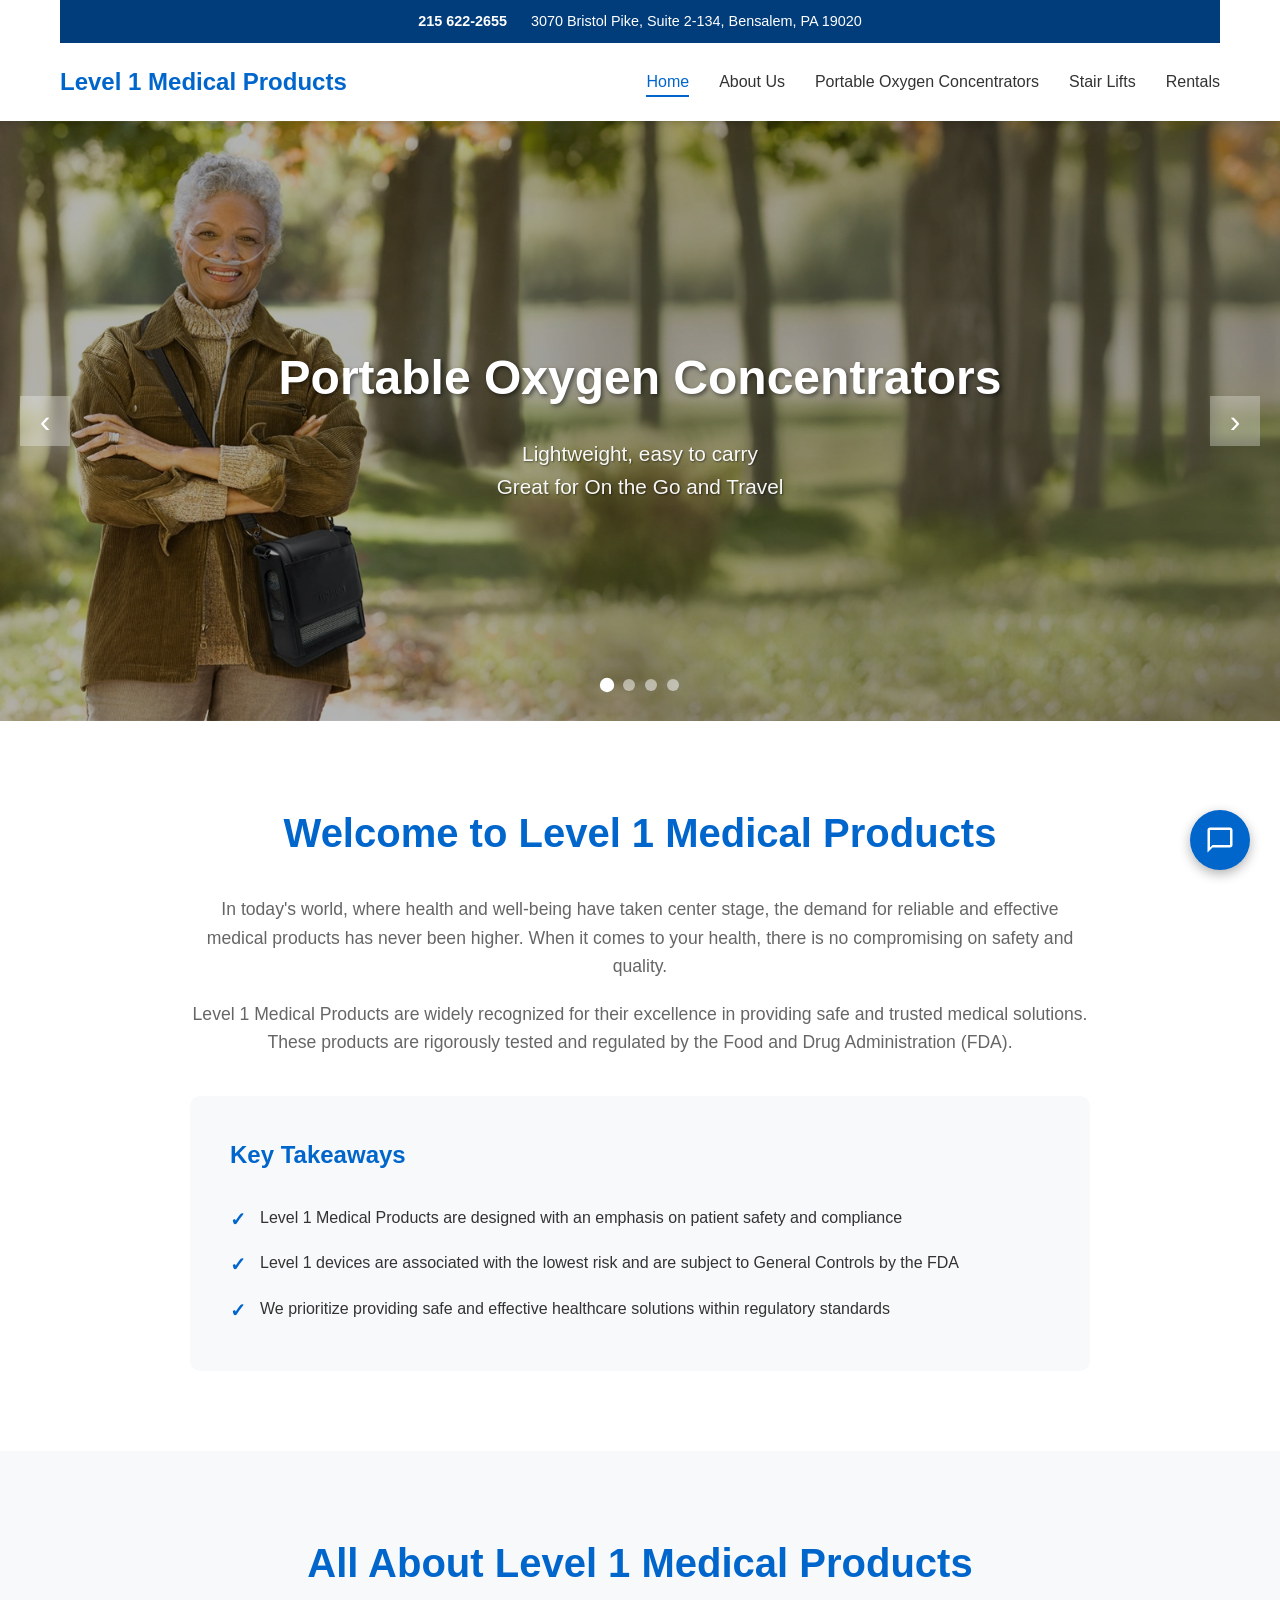
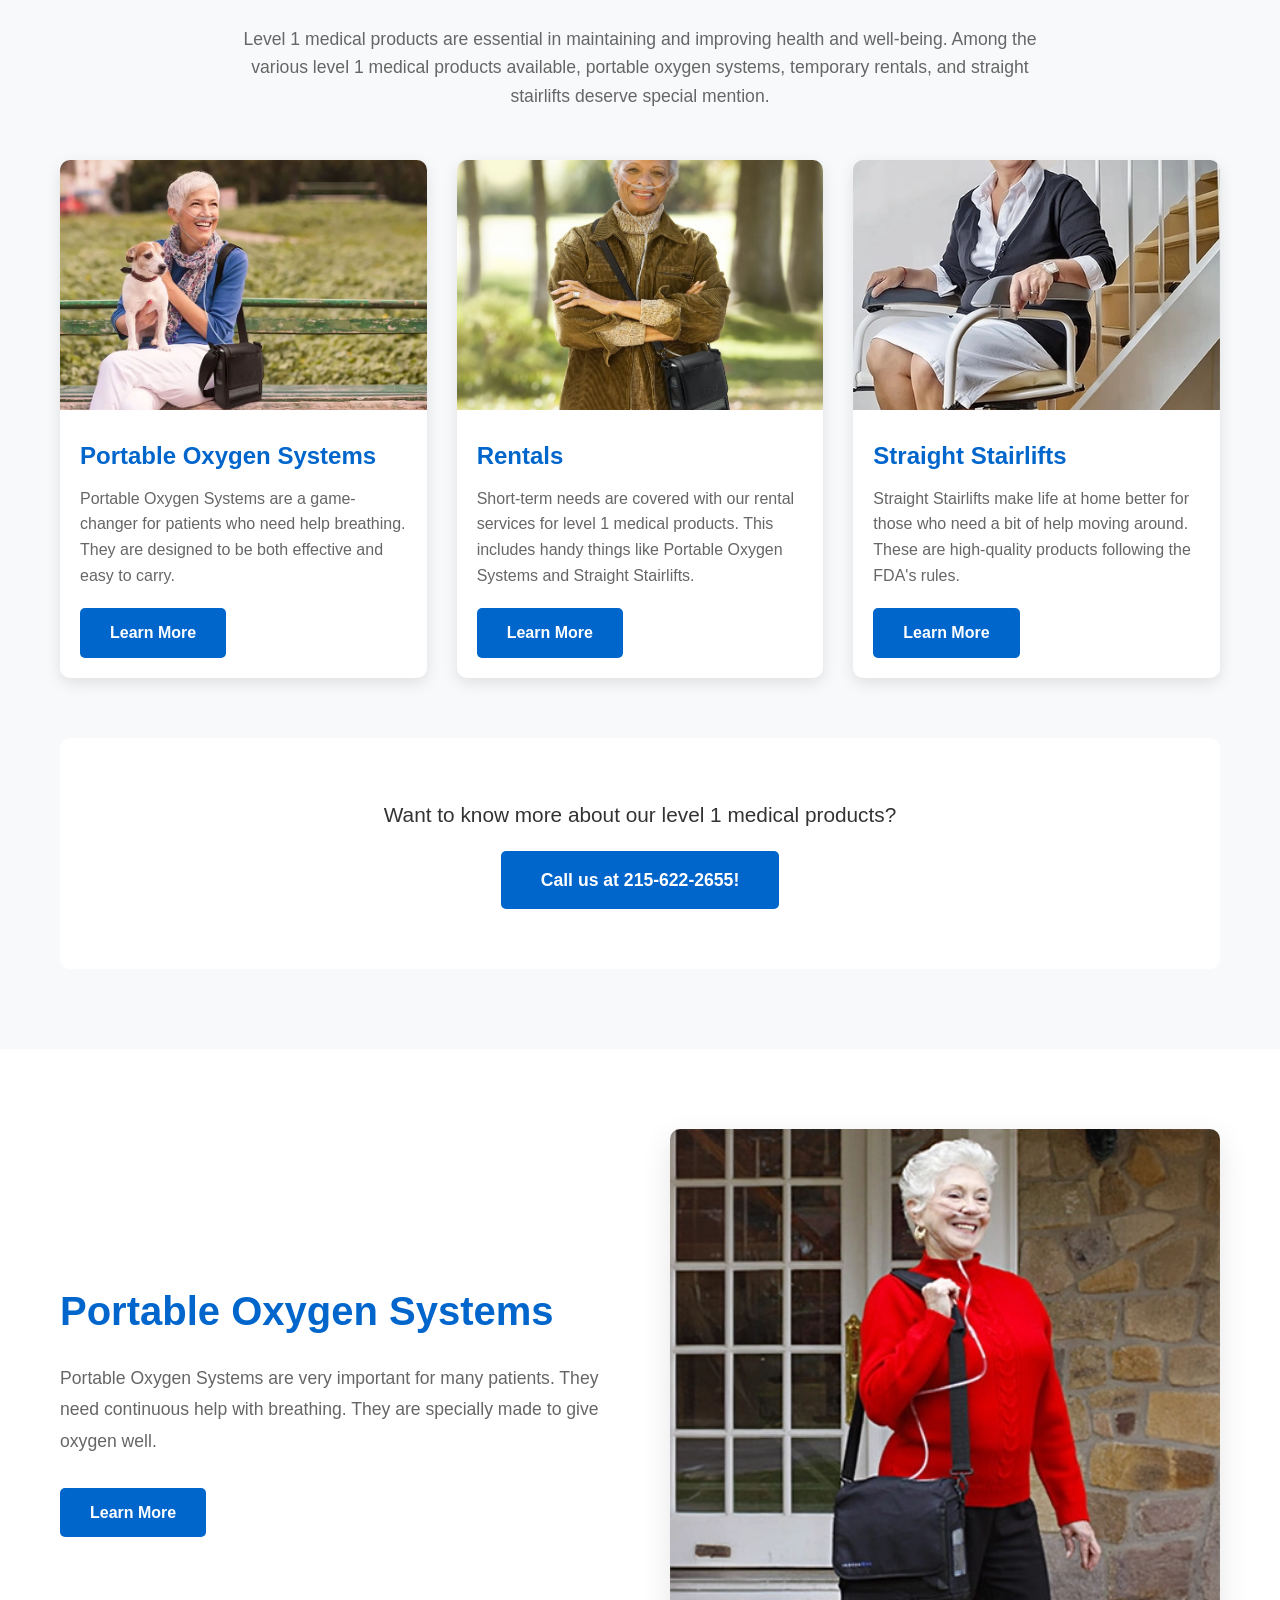
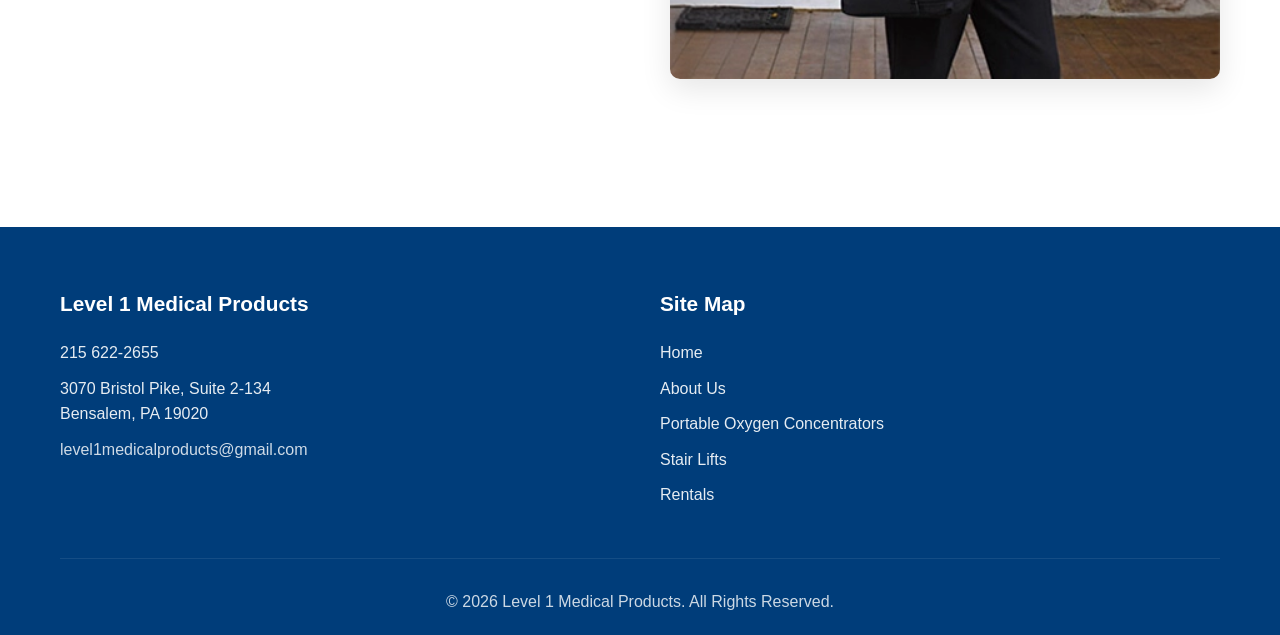
<file: index.html>
<!DOCTYPE html>
<html lang="en">
<head>
    <meta charset="UTF-8">
    <meta name="viewport" content="width=device-width, initial-scale=1.0">
    <title>Portable Oxygen Systems - Straight Stairlifts | Level 1 Medical</title>
    <meta name="description" content="Level 1 Medical Products - Portable Oxygen Concentrators, Stairlifts, and Medical Equipment Rentals">
    <link rel="stylesheet" href="css/style.css">
</head>
<body>
    <header>
        <div class="container">
            <div class="header-top">
                <a href="tel:2156222655" class="phone">215 622-2655</a>
                <p class="address">3070 Bristol Pike, Suite 2-134, Bensalem, PA 19020</p>
            </div>
            <nav class="navbar">
                <div class="logo">
                    <a href="index.html">Level 1 Medical Products</a>
                </div>
                <ul class="nav-menu">
                    <li><a href="index.html" class="active">Home</a></li>
                    <li><a href="about.html">About Us</a></li>
                    <li><a href="portable-oxygen.html">Portable Oxygen Concentrators</a></li>
                    <li><a href="stairlifts.html">Stair Lifts</a></li>
                    <li><a href="rentals.html">Rentals</a></li>
                </ul>
                <button class="mobile-menu-toggle" aria-label="Toggle menu">
                    <span></span>
                    <span></span>
                    <span></span>
                </button>
            </nav>
        </div>
    </header>

    <section class="hero">
        <div class="hero-slider">
            <div class="hero-slide active">
                <img src="images/carousel/slide-3a.webp" alt="Portable Oxygen Concentrators">
                <div class="hero-content">
                    <h1>Portable Oxygen Concentrators</h1>
                    <p>Lightweight, easy to carry<br>Great for On the Go and Travel</p>
                </div>
            </div>
            <div class="hero-slide">
                <img src="images/carousel/slide-4a.webp" alt="Portable Oxygen Concentrators">
                <div class="hero-content">
                    <h1>Portable Oxygen Concentrators</h1>
                    <p>Lightweight and Portable<br>Reliable & Dependable</p>
                </div>
            </div>
            <div class="hero-slide">
                <img src="images/carousel/straight-stairlift-1100-handicare-2.webp" alt="Straight Stairlifts">
                <div class="hero-content">
                    <h1>Straight Stairlifts</h1>
                    <p>Safe, Reliable Mobility<br>Solutions for Your Home</p>
                </div>
            </div>
            <div class="hero-slide">
                <img src="images/carousel/level-one-van-with-logo.jpg" alt="Level 1 Medical Products">
                <div class="hero-content">
                    <h1>Level 1 Medical Products</h1>
                    <p>Quality Medical Equipment<br>Delivered to Your Door</p>
                </div>
            </div>
        </div>
        <button class="slider-btn prev" aria-label="Previous slide">‹</button>
        <button class="slider-btn next" aria-label="Next slide">›</button>
        <div class="slider-dots"></div>
    </section>

    <section class="welcome">
        <div class="container">
            <h2>Welcome to Level 1 Medical Products</h2>
            <p>In today's world, where health and well-being have taken center stage, the demand for reliable and effective medical products has never been higher. When it comes to your health, there is no compromising on safety and quality.</p>
            <p>Level 1 Medical Products are widely recognized for their excellence in providing safe and trusted medical solutions. These products are rigorously tested and regulated by the Food and Drug Administration (FDA).</p>
            
            <div class="key-takeaways">
                <h3>Key Takeaways</h3>
                <ul>
                    <li>Level 1 Medical Products are designed with an emphasis on patient safety and compliance</li>
                    <li>Level 1 devices are associated with the lowest risk and are subject to General Controls by the FDA</li>
                    <li>We prioritize providing safe and effective healthcare solutions within regulatory standards</li>
                </ul>
            </div>
        </div>
    </section>

    <section class="products-overview">
        <div class="container">
            <h2>All About Level 1 Medical Products</h2>
            <p>Level 1 medical products are essential in maintaining and improving health and well-being. Among the various level 1 medical products available, portable oxygen systems, temporary rentals, and straight stairlifts deserve special mention.</p>
            
            <div class="product-grid">
                <div class="product-card">
                    <img src="images/oxygen-concentrators.webp" alt="Portable Oxygen Systems">
                    <h3>Portable Oxygen Systems</h3>
                    <p>Portable Oxygen Systems are a game-changer for patients who need help breathing. They are designed to be both effective and easy to carry.</p>
                    <a href="portable-oxygen.html" class="btn">Learn More</a>
                </div>
                
                <div class="product-card">
                    <img src="images/rental1.webp" alt="Medical Equipment Rentals">
                    <h3>Rentals</h3>
                    <p>Short-term needs are covered with our rental services for level 1 medical products. This includes handy things like Portable Oxygen Systems and Straight Stairlifts.</p>
                    <a href="rentals.html" class="btn">Learn More</a>
                </div>
                
                <div class="product-card">
                    <img src="images/Stirlift-2d.webp" alt="Straight Stairlifts">
                    <h3>Straight Stairlifts</h3>
                    <p>Straight Stairlifts make life at home better for those who need a bit of help moving around. These are high-quality products following the FDA's rules.</p>
                    <a href="stairlifts.html" class="btn">Learn More</a>
                </div>
            </div>
            
            <div class="cta-section">
                <p>Want to know more about our level 1 medical products?</p>
                <a href="tel:2156222655" class="btn btn-large">Call us at 215-622-2655!</a>
            </div>
        </div>
    </section>

    <section class="featured-products">
        <div class="container">
            <div class="featured-product">
                <div class="featured-content">
                    <h2>Portable Oxygen Systems</h2>
                    <p>Portable Oxygen Systems are very important for many patients. They need continuous help with breathing. They are specially made to give oxygen well.</p>
                    <a href="portable-oxygen.html" class="btn">Learn More</a>
                </div>
                <div class="featured-image">
                    <img src="images/inogyn-system.webp" alt="Oxygen Concentrators">
                </div>
            </div>
        </div>
    </section>

    <footer>
        <div class="container">
            <div class="footer-grid">
                <div class="footer-col">
                    <h3>Level 1 Medical Products</h3>
                    <p>215 622-2655</p>
                    <p>3070 Bristol Pike, Suite 2-134<br>Bensalem, PA 19020</p>
                    <p><a href="mailto:level1medicalproducts@gmail.com">level1medicalproducts@gmail.com</a></p>
                </div>
                
                <div class="footer-col">
                    <h3>Site Map</h3>
                    <ul>
                        <li><a href="index.html">Home</a></li>
                        <li><a href="about.html">About Us</a></li>
                        <li><a href="portable-oxygen.html">Portable Oxygen Concentrators</a></li>
                        <li><a href="stairlifts.html">Stair Lifts</a></li>
                        <li><a href="rentals.html">Rentals</a></li>
                    </ul>
                </div>
                
            </div>
            
            <div class="footer-bottom">
                <p>&copy; 2026 Level 1 Medical Products. All Rights Reserved.</p>
            </div>
        </div>
    </footer>

    <!-- Floating Chat Bubble -->
    <div class="chat-bubble" id="chatBubble">
        <svg xmlns="http://www.w3.org/2000/svg" viewBox="0 0 24 24">
            <path d="M20 2H4c-1.1 0-2 .9-2 2v18l4-4h14c1.1 0 2-.9 2-2V4c0-1.1-.9-2-2-2zm0 14H6l-2 2V4h16v12z"/>
        </svg>
    </div>

    <!-- Chat Window -->
    <div class="chat-window" id="chatWindow">
        <div class="chat-header">
            <h3>Chat with us!</h3>
            <button class="chat-close" id="chatClose">&times;</button>
        </div>
        <div class="chat-body">
            <form class="chat-form" id="chatForm">
                <input type="text" id="chatName" placeholder="Name" required>
                <input type="email" id="chatEmail" placeholder="Email" required>
                <input type="tel" id="chatPhone" placeholder="Phone Number" required>
                <textarea id="chatMessage" placeholder="Your message" required></textarea>
                <button type="submit" class="btn">START CHAT</button>
            </form>
            <div class="chat-thank-you" id="thankYouMessage">
                <h3>Thank You!</h3>
                <p>We've received your message and will get back to you as soon as possible.</p>
            </div>
        </div>
    </div>

    <script src="js/script.js"></script>
</body>
</html>
</file>
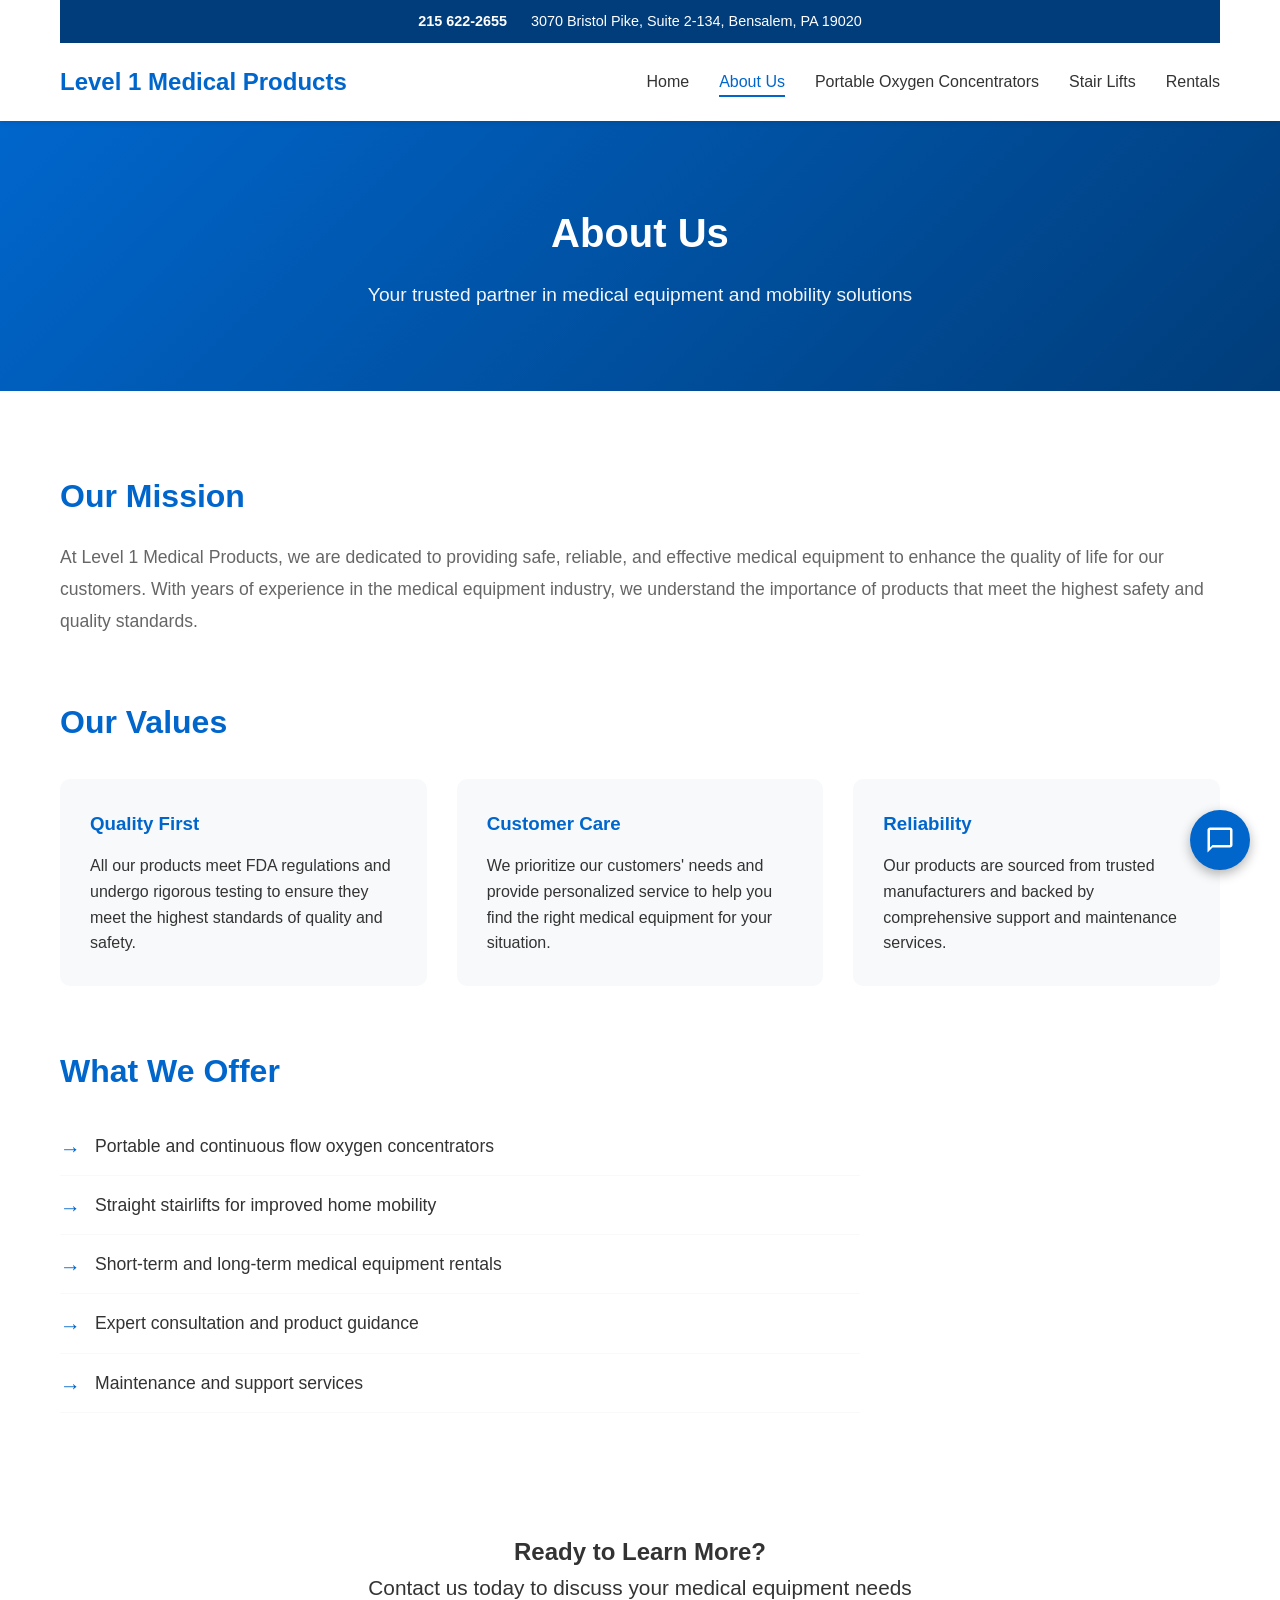
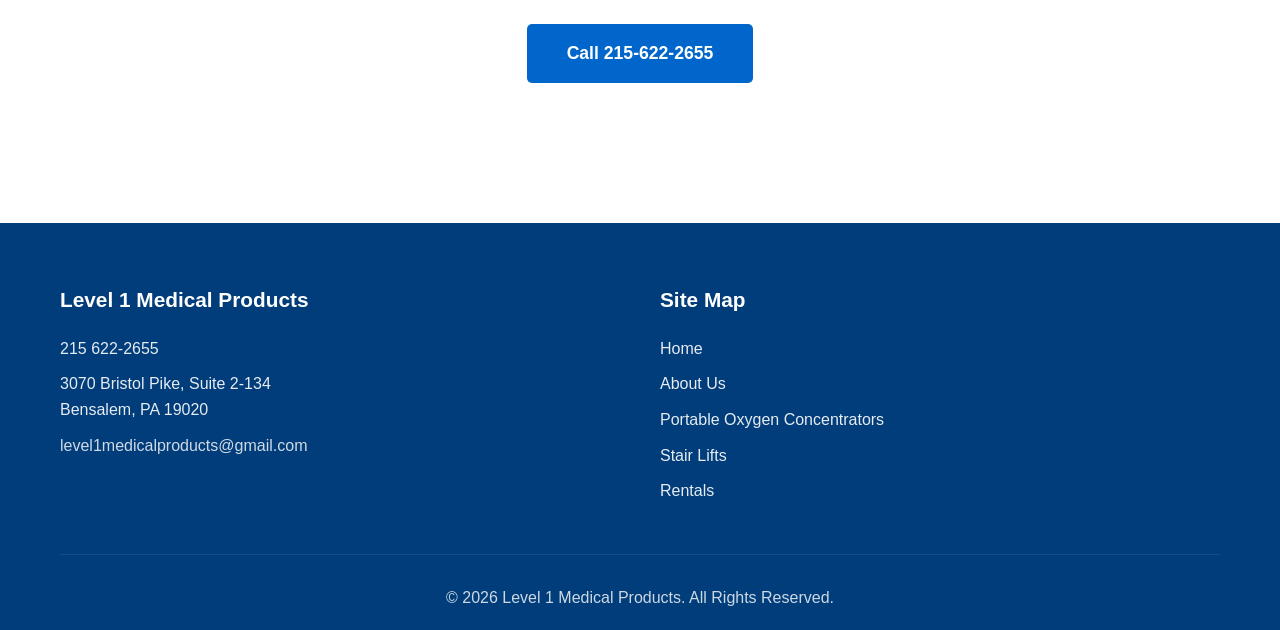
<file: about.html>
<!DOCTYPE html>
<html lang="en">
<head>
    <meta charset="UTF-8">
    <meta name="viewport" content="width=device-width, initial-scale=1.0">
    <title>About Us - Level 1 Medical Products</title>
    <meta name="description" content="Learn about Level 1 Medical Products and our commitment to providing quality medical equipment">
    <link rel="stylesheet" href="css/style.css">
</head>
<body>
    <header>
        <div class="container">
            <div class="header-top">
                <a href="tel:2156222655" class="phone">215 622-2655</a>
                <p class="address">3070 Bristol Pike, Suite 2-134, Bensalem, PA 19020</p>
            </div>
            <nav class="navbar">
                <div class="logo">
                    <a href="index.html">Level 1 Medical Products</a>
                </div>
                <ul class="nav-menu">
                    <li><a href="index.html">Home</a></li>
                    <li><a href="about.html" class="active">About Us</a></li>
                    <li><a href="portable-oxygen.html">Portable Oxygen Concentrators</a></li>
                    <li><a href="stairlifts.html">Stair Lifts</a></li>
                    <li><a href="rentals.html">Rentals</a></li>
                </ul>
                <button class="mobile-menu-toggle" aria-label="Toggle menu">
                    <span></span>
                    <span></span>
                    <span></span>
                </button>
            </nav>
        </div>
    </header>

    <section class="page-header">
        <div class="container">
            <h1>About Us</h1>
            <p>Your trusted partner in medical equipment and mobility solutions</p>
        </div>
    </section>

    <section class="about-content">
        <div class="container">
            <div class="about-intro">
                <h2>Our Mission</h2>
                <p>At Level 1 Medical Products, we are dedicated to providing safe, reliable, and effective medical equipment to enhance the quality of life for our customers. With years of experience in the medical equipment industry, we understand the importance of products that meet the highest safety and quality standards.</p>
            </div>

            <div class="about-values">
                <h2>Our Values</h2>
                <div class="values-grid">
                    <div class="value-card">
                        <h3>Quality First</h3>
                        <p>All our products meet FDA regulations and undergo rigorous testing to ensure they meet the highest standards of quality and safety.</p>
                    </div>
                    <div class="value-card">
                        <h3>Customer Care</h3>
                        <p>We prioritize our customers' needs and provide personalized service to help you find the right medical equipment for your situation.</p>
                    </div>
                    <div class="value-card">
                        <h3>Reliability</h3>
                        <p>Our products are sourced from trusted manufacturers and backed by comprehensive support and maintenance services.</p>
                    </div>
                </div>
            </div>

            <div class="about-services">
                <h2>What We Offer</h2>
                <ul class="services-list">
                    <li>Portable and continuous flow oxygen concentrators</li>
                    <li>Straight stairlifts for improved home mobility</li>
                    <li>Short-term and long-term medical equipment rentals</li>
                    <li>Expert consultation and product guidance</li>
                    <li>Maintenance and support services</li>
                </ul>
            </div>

            <div class="cta-section">
                <h2>Ready to Learn More?</h2>
                <p>Contact us today to discuss your medical equipment needs</p>
                <a href="tel:2156222655" class="btn btn-large">Call 215-622-2655</a>
            </div>
        </div>
    </section>

    <footer>
        <div class="container">
            <div class="footer-grid">
                <div class="footer-col">
                    <h3>Level 1 Medical Products</h3>
                    <p>215 622-2655</p>
                    <p>3070 Bristol Pike, Suite 2-134<br>Bensalem, PA 19020</p>
                    <p><a href="mailto:level1medicalproducts@gmail.com">level1medicalproducts@gmail.com</a></p>
                </div>
                
                <div class="footer-col">
                    <h3>Site Map</h3>
                    <ul>
                        <li><a href="index.html">Home</a></li>
                        <li><a href="about.html">About Us</a></li>
                        <li><a href="portable-oxygen.html">Portable Oxygen Concentrators</a></li>
                        <li><a href="stairlifts.html">Stair Lifts</a></li>
                        <li><a href="rentals.html">Rentals</a></li>
                    </ul>
                </div>
            </div>
            
            <div class="footer-bottom">
                <p>&copy; 2026 Level 1 Medical Products. All Rights Reserved.</p>
            </div>
        </div>
    </footer>

    <!-- Floating Chat Bubble -->
    <div class="chat-bubble" id="chatBubble">
        <svg xmlns="http://www.w3.org/2000/svg" viewBox="0 0 24 24">
            <path d="M20 2H4c-1.1 0-2 .9-2 2v18l4-4h14c1.1 0 2-.9 2-2V4c0-1.1-.9-2-2-2zm0 14H6l-2 2V4h16v12z"/>
        </svg>
    </div>

    <!-- Chat Window -->
    <div class="chat-window" id="chatWindow">
        <div class="chat-header">
            <h3>Chat with us!</h3>
            <button class="chat-close" id="chatClose">&times;</button>
        </div>
        <div class="chat-body">
            <form class="chat-form" id="chatForm">
                <input type="text" id="chatName" placeholder="Name" required>
                <input type="email" id="chatEmail" placeholder="Email" required>
                <input type="tel" id="chatPhone" placeholder="Phone Number" required>
                <textarea id="chatMessage" placeholder="Your message" required></textarea>
                <button type="submit" class="btn">START CHAT</button>
            </form>
            <div class="chat-thank-you" id="thankYouMessage">
                <h3>Thank You!</h3>
                <p>We've received your message and will get back to you as soon as possible.</p>
            </div>
        </div>
    </div>

    <script src="js/script.js"></script>
</body>
</html>
</file>
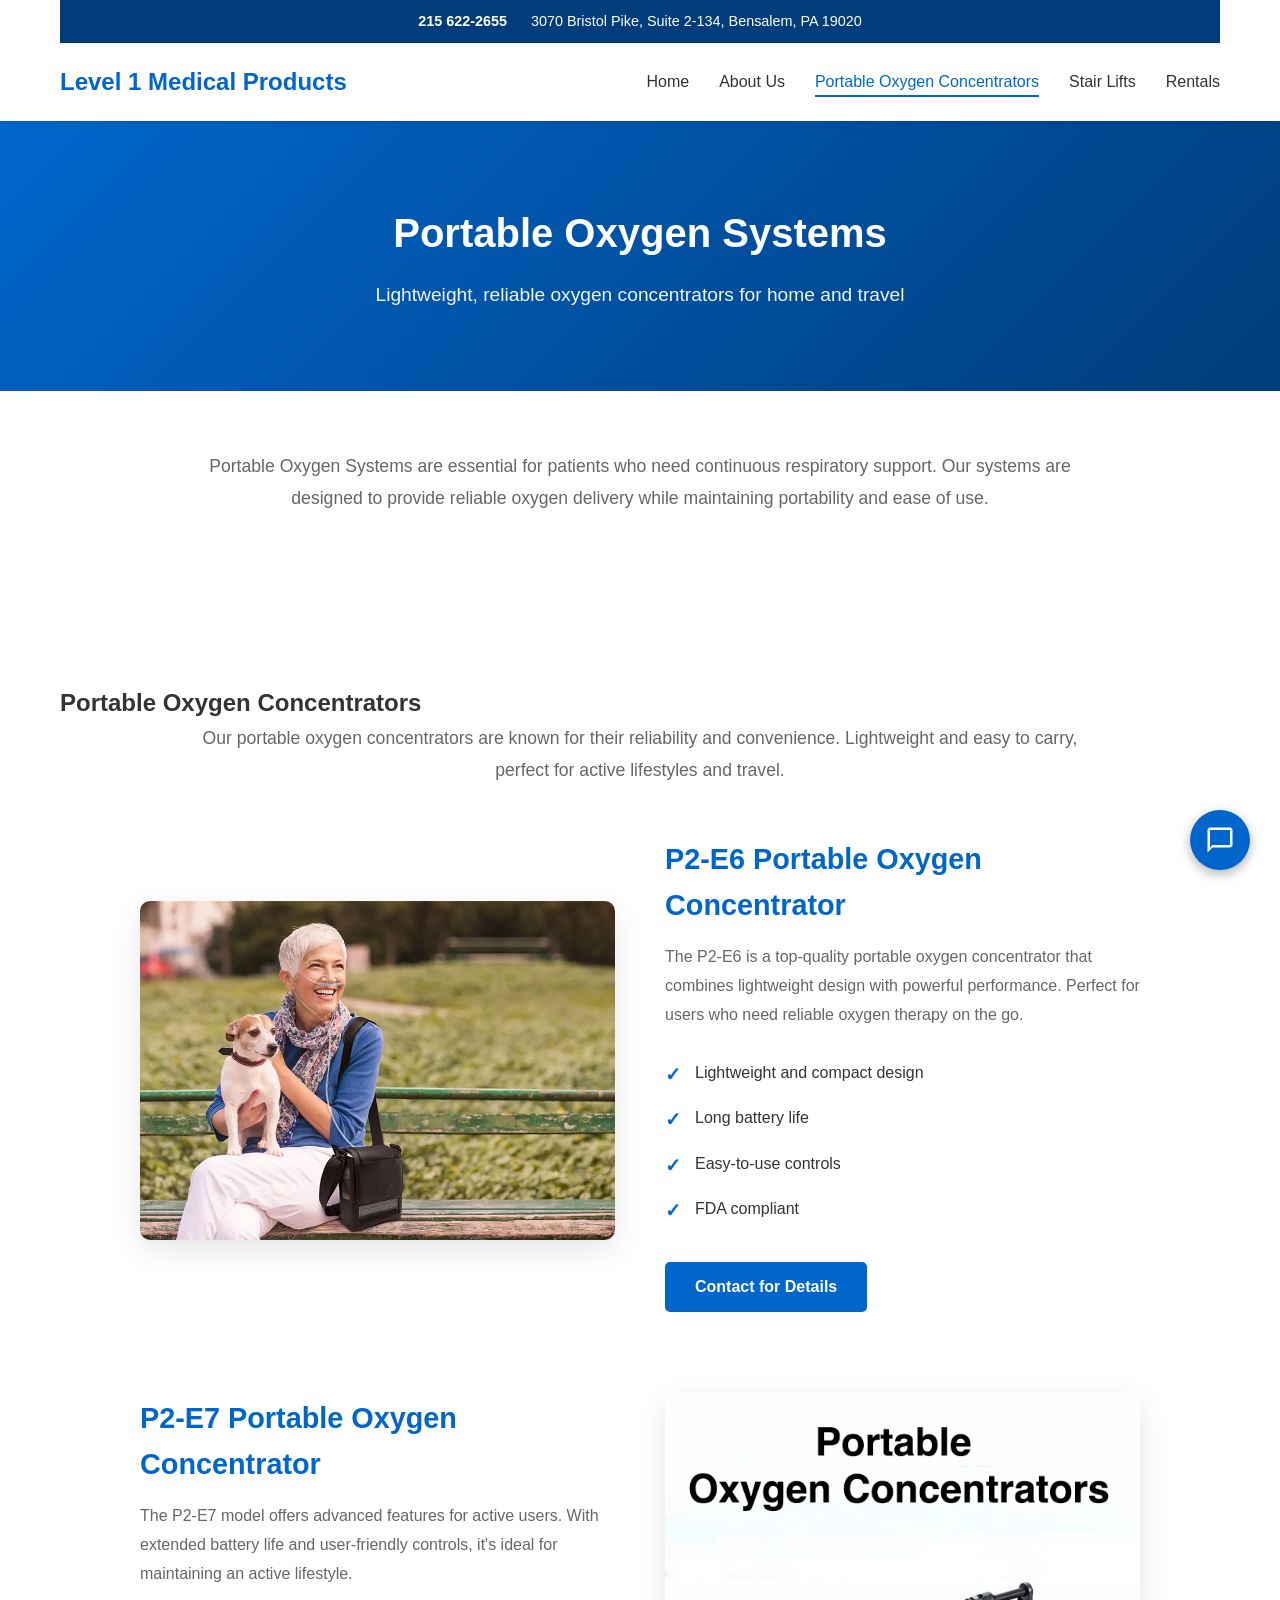
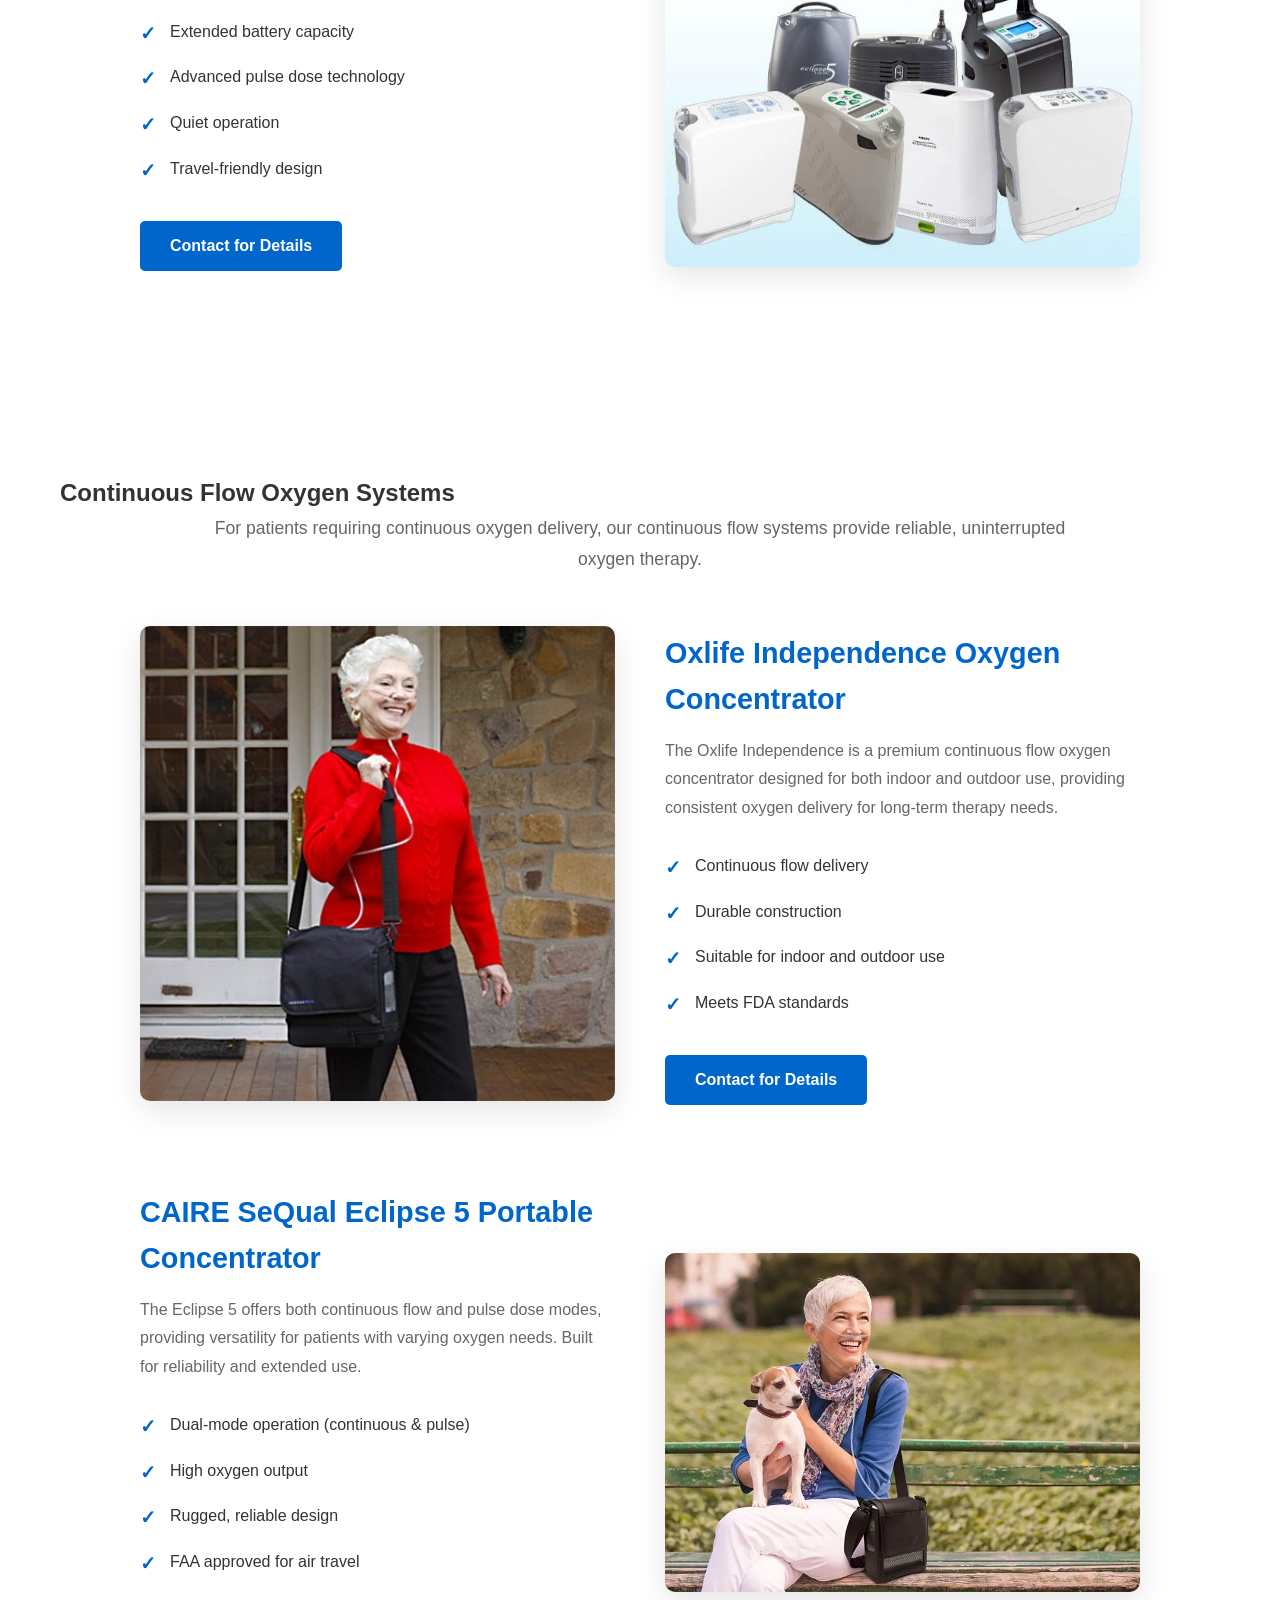
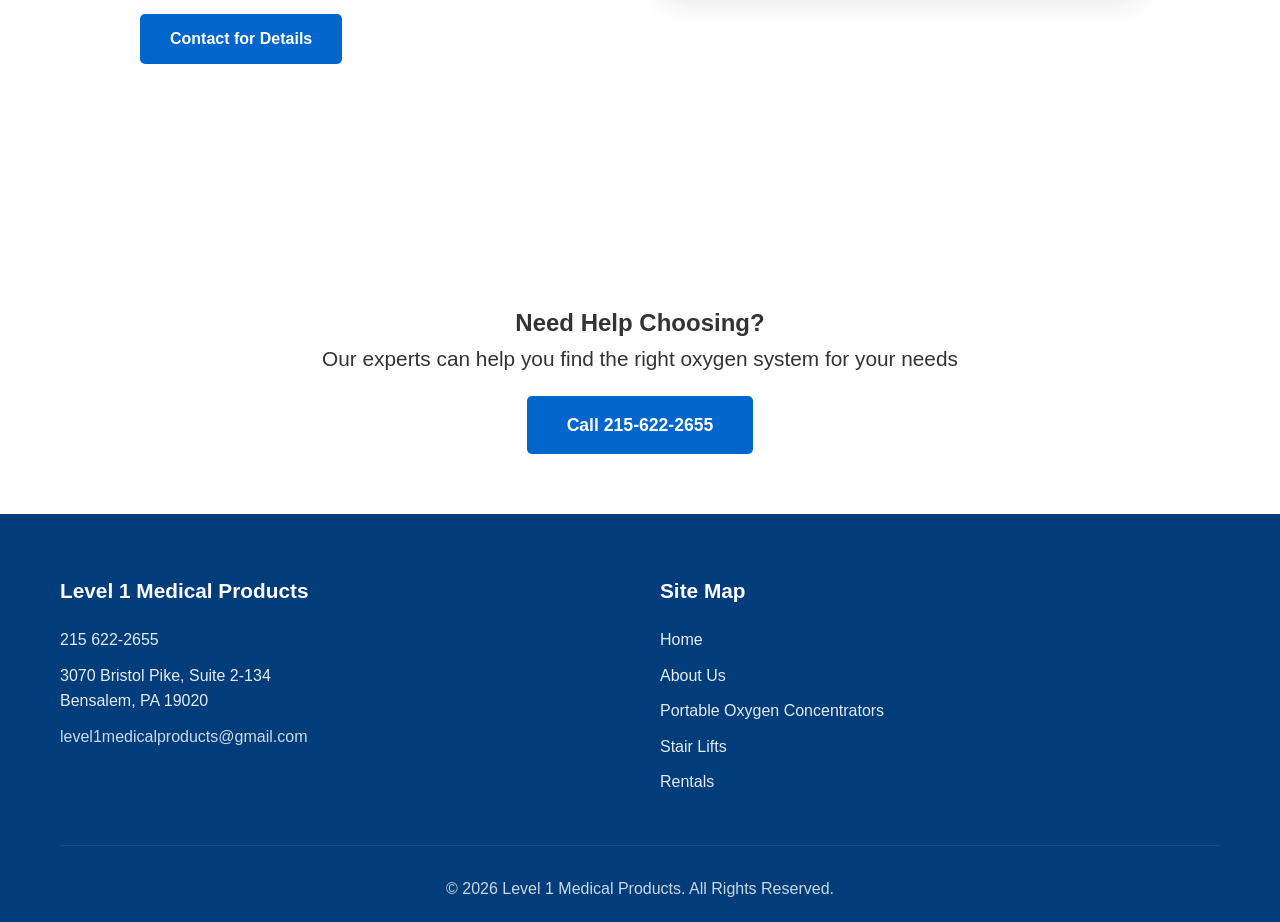
<file: portable-oxygen.html>
<!DOCTYPE html>
<html lang="en">
<head>
    <meta charset="UTF-8">
    <meta name="viewport" content="width=device-width, initial-scale=1.0">
    <title>Portable Oxygen Concentrators - Level 1 Medical Products</title>
    <meta name="description" content="Quality portable and continuous flow oxygen concentrators for home and travel">
    <link rel="stylesheet" href="css/style.css">
</head>
<body>
    <header>
        <div class="container">
            <div class="header-top">
                <a href="tel:2156222655" class="phone">215 622-2655</a>
                <p class="address">3070 Bristol Pike, Suite 2-134, Bensalem, PA 19020</p>
            </div>
            <nav class="navbar">
                <div class="logo">
                    <a href="index.html">Level 1 Medical Products</a>
                </div>
                <ul class="nav-menu">
                    <li><a href="index.html">Home</a></li>
                    <li><a href="about.html">About Us</a></li>
                    <li><a href="portable-oxygen.html" class="active">Portable Oxygen Concentrators</a></li>
                    <li><a href="stairlifts.html">Stair Lifts</a></li>
                    <li><a href="rentals.html">Rentals</a></li>
                </ul>
                <button class="mobile-menu-toggle" aria-label="Toggle menu">
                    <span></span>
                    <span></span>
                    <span></span>
                </button>
            </nav>
        </div>
    </header>

    <section class="page-header">
        <div class="container">
            <h1>Portable Oxygen Systems</h1>
            <p>Lightweight, reliable oxygen concentrators for home and travel</p>
        </div>
    </section>

    <section class="oxygen-intro">
        <div class="container">
            <p class="intro-text">Portable Oxygen Systems are essential for patients who need continuous respiratory support. Our systems are designed to provide reliable oxygen delivery while maintaining portability and ease of use.</p>
        </div>
    </section>

    <section class="oxygen-types">
        <div class="container">
            <h2>Portable Oxygen Concentrators</h2>
            <p class="section-intro">Our portable oxygen concentrators are known for their reliability and convenience. Lightweight and easy to carry, perfect for active lifestyles and travel.</p>
            
            <div class="product-showcase">
                <div class="showcase-item">
                    <div class="showcase-image">
                        <img src="images/oxygen-concentrators.webp" alt="P2-E6 Portable Oxygen Concentrator">
                    </div>
                    <div class="showcase-content">
                        <h3>P2-E6 Portable Oxygen Concentrator</h3>
                        <p>The P2-E6 is a top-quality portable oxygen concentrator that combines lightweight design with powerful performance. Perfect for users who need reliable oxygen therapy on the go.</p>
                        <ul class="feature-list">
                            <li>Lightweight and compact design</li>
                            <li>Long battery life</li>
                            <li>Easy-to-use controls</li>
                            <li>FDA compliant</li>
                        </ul>
                        <a href="tel:2156222655" class="btn">Contact for Details</a>
                    </div>
                </div>

                <div class="showcase-item reverse">
                    <div class="showcase-image">
                        <img src="images/level-one-medical-supplies-portable-oxygen-concentrators-slider-copy.webp" alt="P2-E7 Portable Oxygen Concentrator">
                    </div>
                    <div class="showcase-content">
                        <h3>P2-E7 Portable Oxygen Concentrator</h3>
                        <p>The P2-E7 model offers advanced features for active users. With extended battery life and user-friendly controls, it's ideal for maintaining an active lifestyle.</p>
                        <ul class="feature-list">
                            <li>Extended battery capacity</li>
                            <li>Advanced pulse dose technology</li>
                            <li>Quiet operation</li>
                            <li>Travel-friendly design</li>
                        </ul>
                        <a href="tel:2156222655" class="btn">Contact for Details</a>
                    </div>
                </div>
            </div>
        </div>
    </section>

    <section class="continuous-flow">
        <div class="container">
            <h2>Continuous Flow Oxygen Systems</h2>
            <p class="section-intro">For patients requiring continuous oxygen delivery, our continuous flow systems provide reliable, uninterrupted oxygen therapy.</p>
            
            <div class="product-showcase">
                <div class="showcase-item">
                    <div class="showcase-image">
                        <img src="images/inogyn-system.webp" alt="Oxlife Independence Oxygen Concentrator">
                    </div>
                    <div class="showcase-content">
                        <h3>Oxlife Independence Oxygen Concentrator</h3>
                        <p>The Oxlife Independence is a premium continuous flow oxygen concentrator designed for both indoor and outdoor use, providing consistent oxygen delivery for long-term therapy needs.</p>
                        <ul class="feature-list">
                            <li>Continuous flow delivery</li>
                            <li>Durable construction</li>
                            <li>Suitable for indoor and outdoor use</li>
                            <li>Meets FDA standards</li>
                        </ul>
                        <a href="tel:2156222655" class="btn">Contact for Details</a>
                    </div>
                </div>

                <div class="showcase-item reverse">
                    <div class="showcase-image">
                        <img src="images/oxygen-concentrators.webp" alt="CAIRE SeQual Eclipse 5">
                    </div>
                    <div class="showcase-content">
                        <h3>CAIRE SeQual Eclipse 5 Portable Concentrator</h3>
                        <p>The Eclipse 5 offers both continuous flow and pulse dose modes, providing versatility for patients with varying oxygen needs. Built for reliability and extended use.</p>
                        <ul class="feature-list">
                            <li>Dual-mode operation (continuous & pulse)</li>
                            <li>High oxygen output</li>
                            <li>Rugged, reliable design</li>
                            <li>FAA approved for air travel</li>
                        </ul>
                        <a href="tel:2156222655" class="btn">Contact for Details</a>
                    </div>
                </div>
            </div>
        </div>
    </section>

    <section class="cta-section">
        <div class="container">
            <h2>Need Help Choosing?</h2>
            <p>Our experts can help you find the right oxygen system for your needs</p>
            <a href="tel:2156222655" class="btn btn-large">Call 215-622-2655</a>
        </div>
    </section>

    <footer>
        <div class="container">
            <div class="footer-grid">
                <div class="footer-col">
                    <h3>Level 1 Medical Products</h3>
                    <p>215 622-2655</p>
                    <p>3070 Bristol Pike, Suite 2-134<br>Bensalem, PA 19020</p>
                    <p><a href="mailto:level1medicalproducts@gmail.com">level1medicalproducts@gmail.com</a></p>
                </div>
                
                <div class="footer-col">
                    <h3>Site Map</h3>
                    <ul>
                        <li><a href="index.html">Home</a></li>
                        <li><a href="about.html">About Us</a></li>
                        <li><a href="portable-oxygen.html">Portable Oxygen Concentrators</a></li>
                        <li><a href="stairlifts.html">Stair Lifts</a></li>
                        <li><a href="rentals.html">Rentals</a></li>
                    </ul>
                </div>
            </div>
            
            <div class="footer-bottom">
                <p>&copy; 2026 Level 1 Medical Products. All Rights Reserved.</p>
            </div>
        </div>
    </footer>

    <!-- Floating Chat Bubble -->
    <div class="chat-bubble" id="chatBubble">
        <svg xmlns="http://www.w3.org/2000/svg" viewBox="0 0 24 24">
            <path d="M20 2H4c-1.1 0-2 .9-2 2v18l4-4h14c1.1 0 2-.9 2-2V4c0-1.1-.9-2-2-2zm0 14H6l-2 2V4h16v12z"/>
        </svg>
    </div>

    <!-- Chat Window -->
    <div class="chat-window" id="chatWindow">
        <div class="chat-header">
            <h3>Chat with us!</h3>
            <button class="chat-close" id="chatClose">&times;</button>
        </div>
        <div class="chat-body">
            <form class="chat-form" id="chatForm">
                <input type="text" id="chatName" placeholder="Name" required>
                <input type="email" id="chatEmail" placeholder="Email" required>
                <input type="tel" id="chatPhone" placeholder="Phone Number" required>
                <textarea id="chatMessage" placeholder="Your message" required></textarea>
                <button type="submit" class="btn">START CHAT</button>
            </form>
            <div class="chat-thank-you" id="thankYouMessage">
                <h3>Thank You!</h3>
                <p>We've received your message and will get back to you as soon as possible.</p>
            </div>
        </div>
    </div>

    <script src="js/script.js"></script>
</body>
</html>
</file>
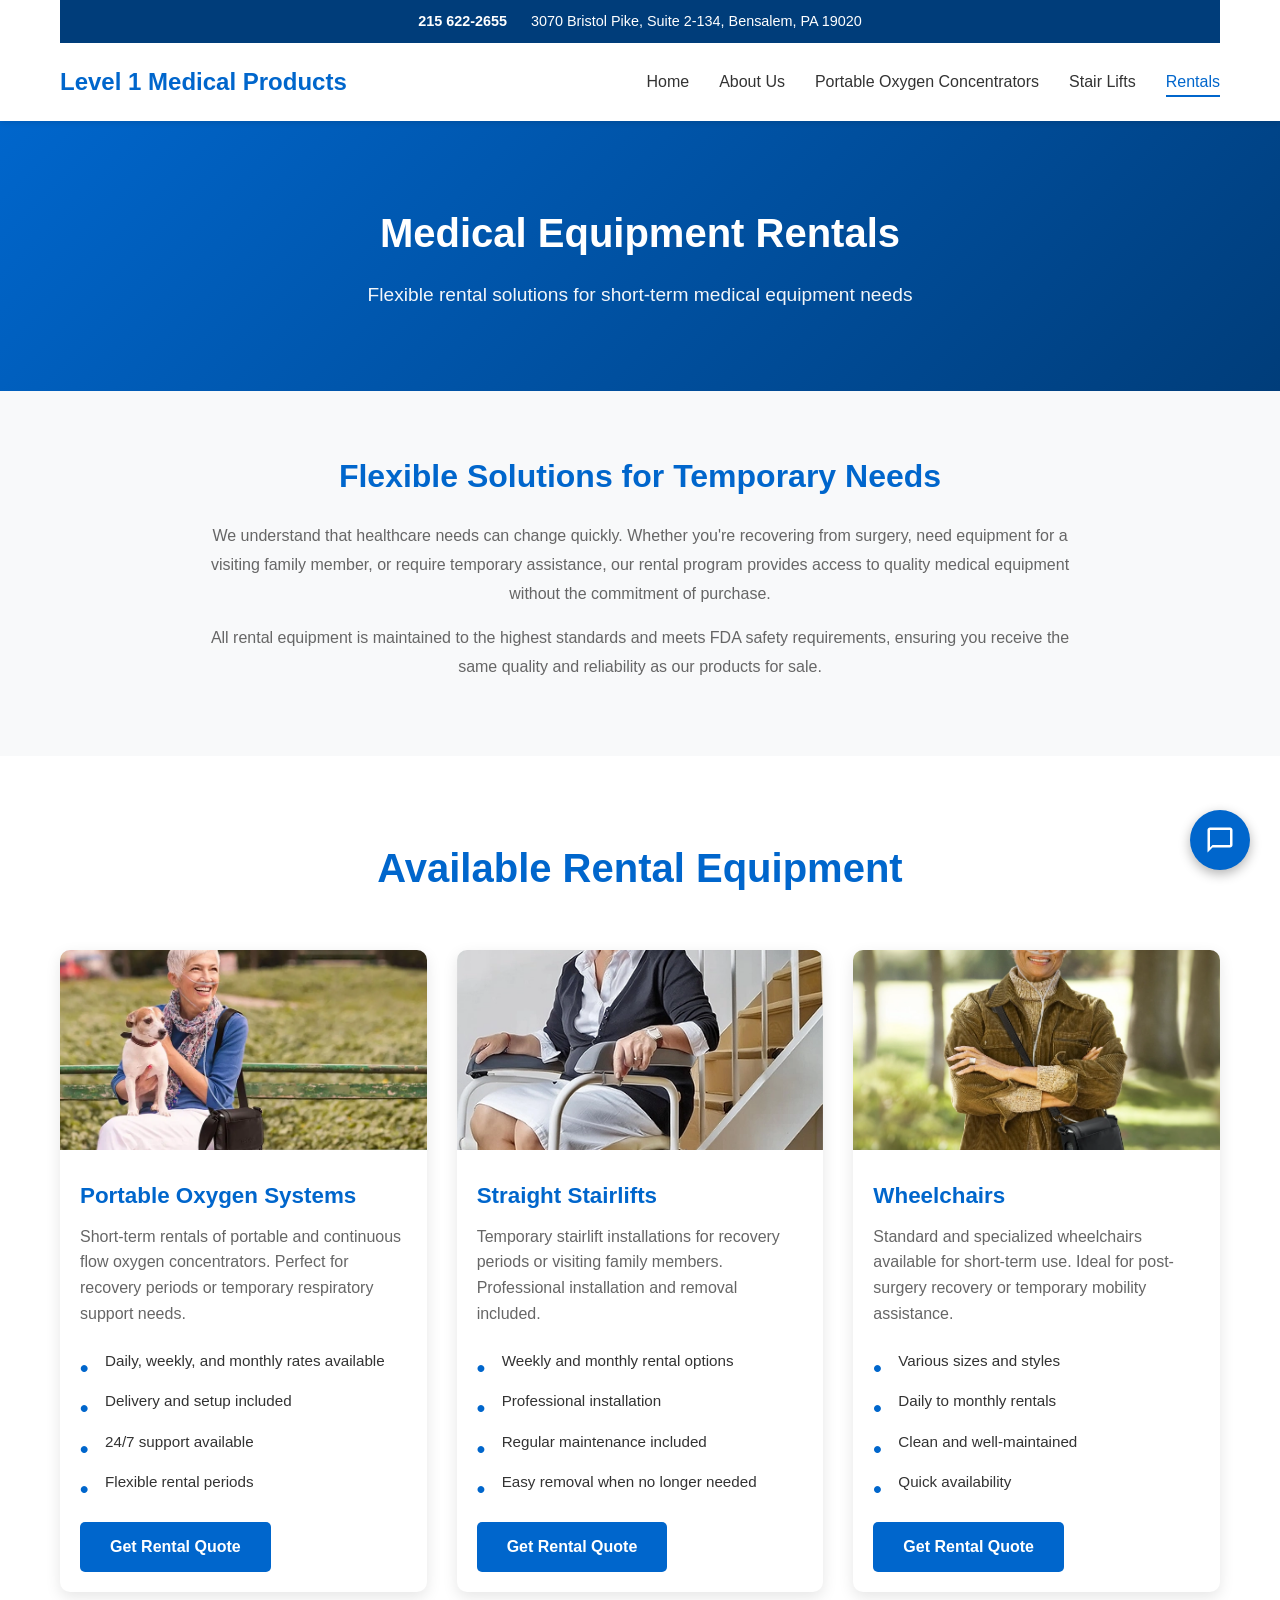
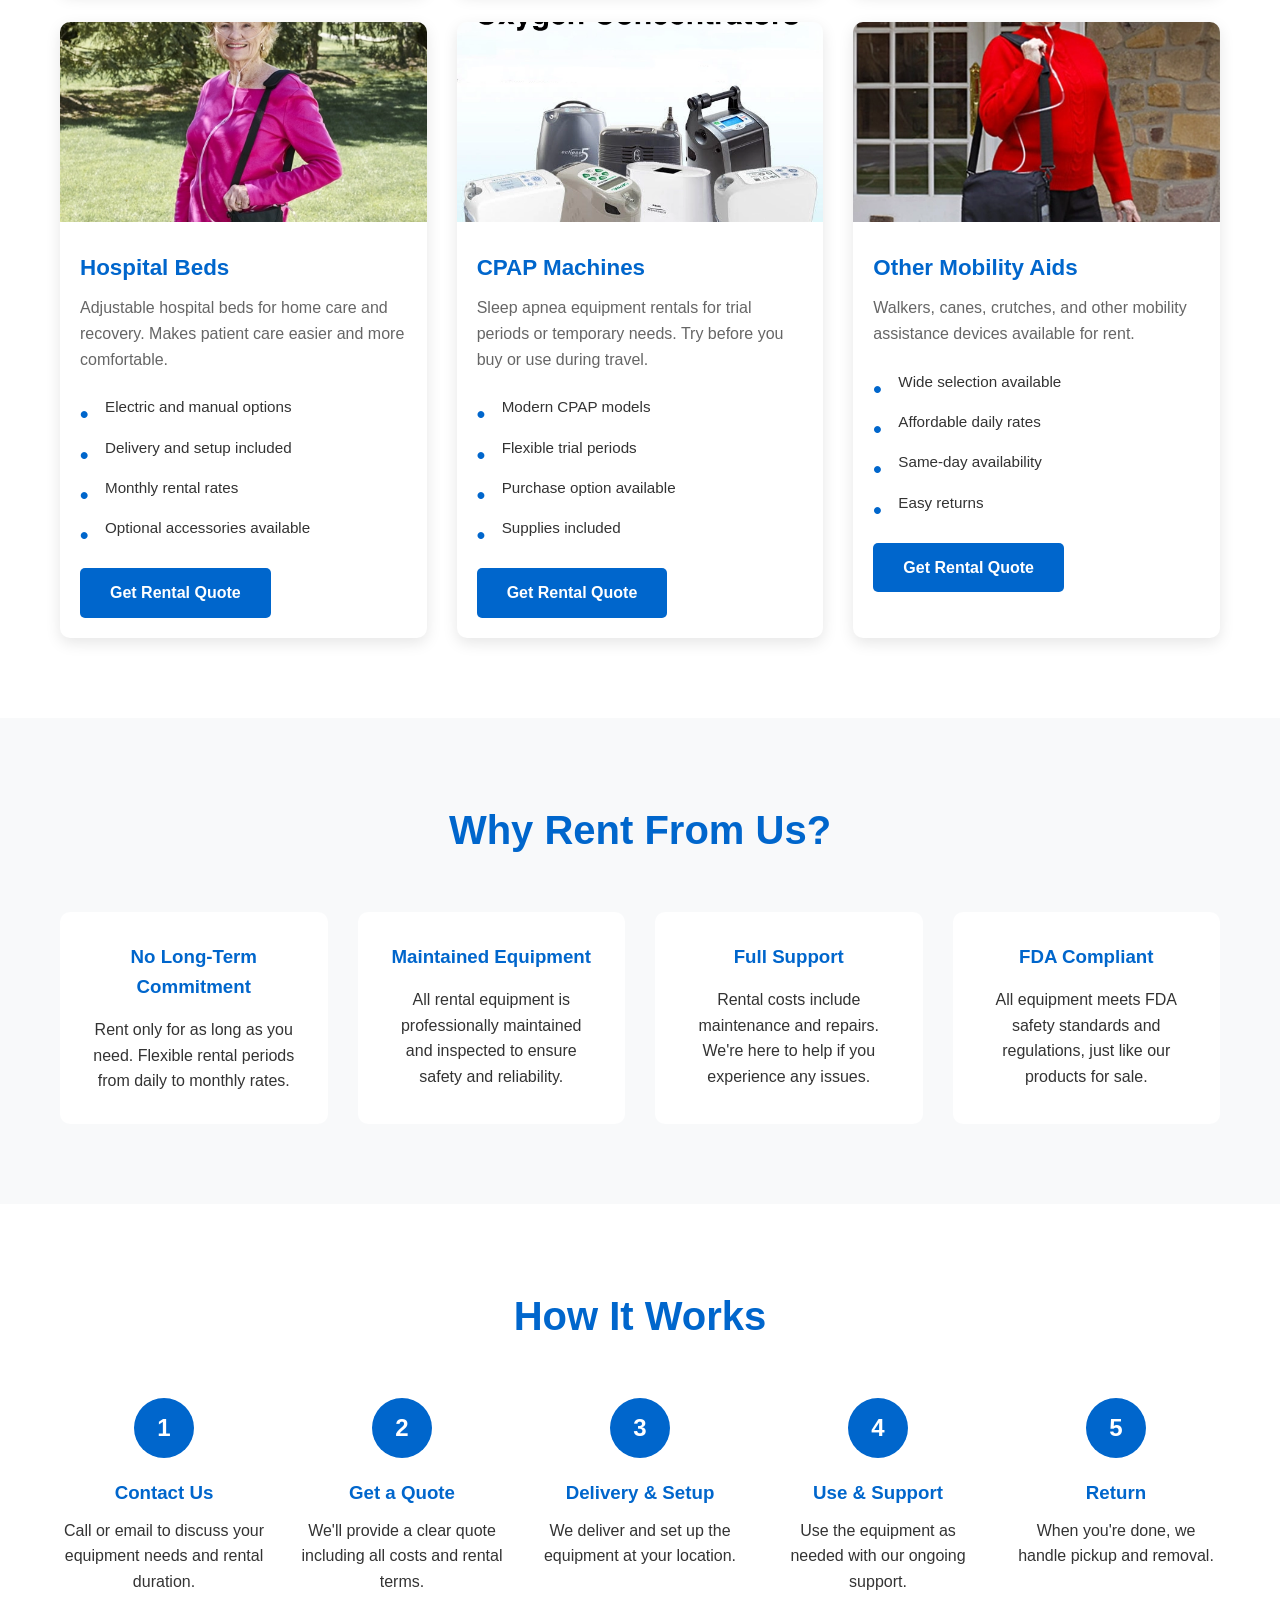
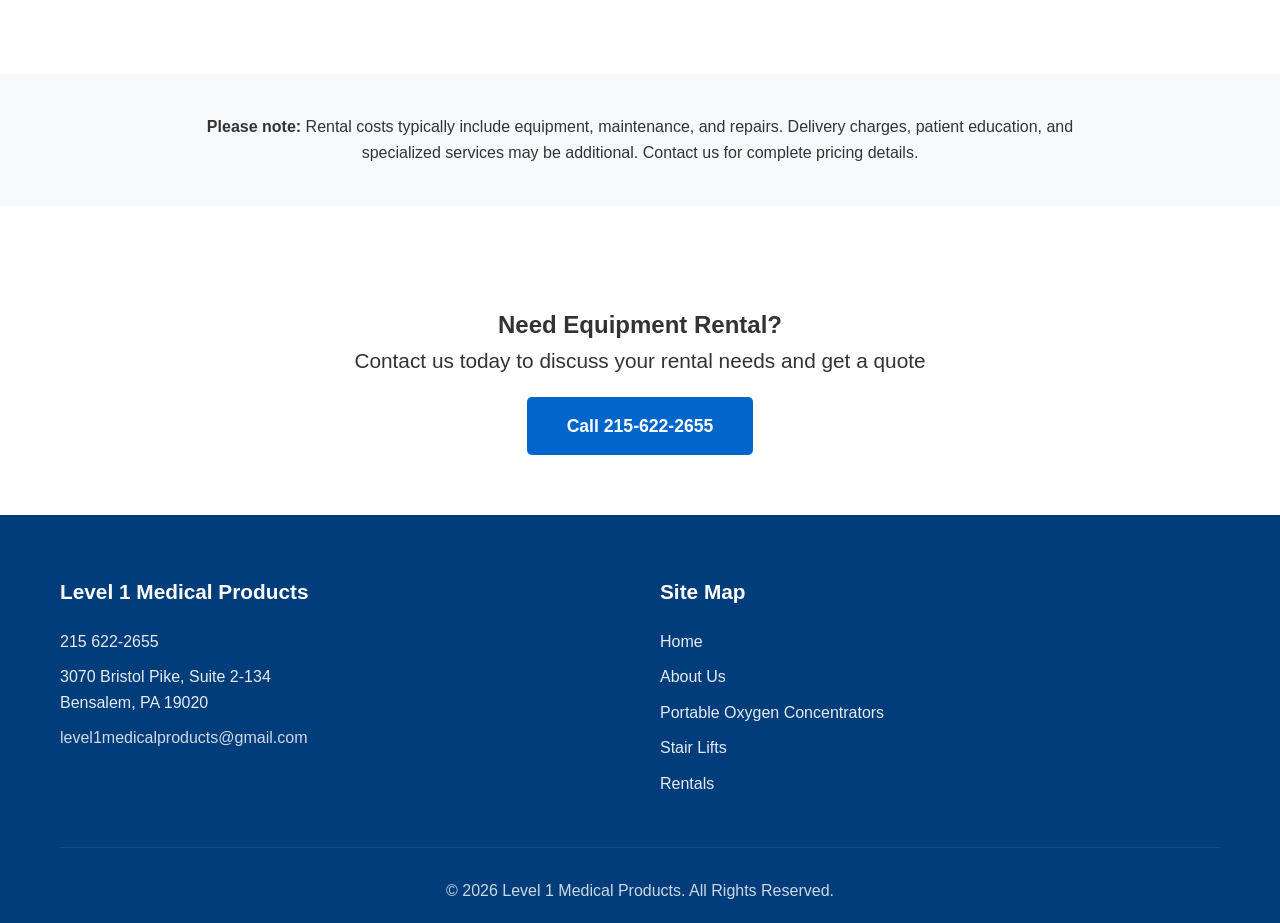
<file: rentals.html>
<!DOCTYPE html>
<html lang="en">
<head>
    <meta charset="UTF-8">
    <meta name="viewport" content="width=device-width, initial-scale=1.0">
    <title>Medical Equipment Rentals - Level 1 Medical Products</title>
    <meta name="description" content="Short-term medical equipment rentals including oxygen systems and stairlifts">
    <link rel="stylesheet" href="css/style.css">
</head>
<body>
    <header>
        <div class="container">
            <div class="header-top">
                <a href="tel:2156222655" class="phone">215 622-2655</a>
                <p class="address">3070 Bristol Pike, Suite 2-134, Bensalem, PA 19020</p>
            </div>
            <nav class="navbar">
                <div class="logo">
                    <a href="index.html">Level 1 Medical Products</a>
                </div>
                <ul class="nav-menu">
                    <li><a href="index.html">Home</a></li>
                    <li><a href="about.html">About Us</a></li>
                    <li><a href="portable-oxygen.html">Portable Oxygen Concentrators</a></li>
                    <li><a href="stairlifts.html">Stair Lifts</a></li>
                    <li><a href="rentals.html" class="active">Rentals</a></li>
                </ul>
                <button class="mobile-menu-toggle" aria-label="Toggle menu">
                    <span></span>
                    <span></span>
                    <span></span>
                </button>
            </nav>
        </div>
    </header>

    <section class="page-header">
        <div class="container">
            <h1>Medical Equipment Rentals</h1>
            <p>Flexible rental solutions for short-term medical equipment needs</p>
        </div>
    </section>

    <section class="rentals-intro">
        <div class="container">
            <div class="intro-content-center">
                <h2>Flexible Solutions for Temporary Needs</h2>
                <p>We understand that healthcare needs can change quickly. Whether you're recovering from surgery, need equipment for a visiting family member, or require temporary assistance, our rental program provides access to quality medical equipment without the commitment of purchase.</p>
                <p>All rental equipment is maintained to the highest standards and meets FDA safety requirements, ensuring you receive the same quality and reliability as our products for sale.</p>
            </div>
        </div>
    </section>

    <section class="rental-products">
        <div class="container">
            <h2>Available Rental Equipment</h2>
            
            <div class="rental-grid">
                <div class="rental-card">
                    <img src="images/oxygen-concentrators.webp" alt="Portable Oxygen Systems">
                    <h3>Portable Oxygen Systems</h3>
                    <p>Short-term rentals of portable and continuous flow oxygen concentrators. Perfect for recovery periods or temporary respiratory support needs.</p>
                    <ul class="rental-features">
                        <li>Daily, weekly, and monthly rates available</li>
                        <li>Delivery and setup included</li>
                        <li>24/7 support available</li>
                        <li>Flexible rental periods</li>
                    </ul>
                    <a href="tel:2156222655" class="btn">Get Rental Quote</a>
                </div>

                <div class="rental-card">
                    <img src="images/Stirlift-2d.webp" alt="Straight Stairlifts">
                    <h3>Straight Stairlifts</h3>
                    <p>Temporary stairlift installations for recovery periods or visiting family members. Professional installation and removal included.</p>
                    <ul class="rental-features">
                        <li>Weekly and monthly rental options</li>
                        <li>Professional installation</li>
                        <li>Regular maintenance included</li>
                        <li>Easy removal when no longer needed</li>
                    </ul>
                    <a href="tel:2156222655" class="btn">Get Rental Quote</a>
                </div>

                <div class="rental-card">
                    <img src="images/rental1.webp" alt="Wheelchairs">
                    <h3>Wheelchairs</h3>
                    <p>Standard and specialized wheelchairs available for short-term use. Ideal for post-surgery recovery or temporary mobility assistance.</p>
                    <ul class="rental-features">
                        <li>Various sizes and styles</li>
                        <li>Daily to monthly rentals</li>
                        <li>Clean and well-maintained</li>
                        <li>Quick availability</li>
                    </ul>
                    <a href="tel:2156222655" class="btn">Get Rental Quote</a>
                </div>

                <div class="rental-card">
                    <img src="images/rental2.webp" alt="Hospital Beds">
                    <h3>Hospital Beds</h3>
                    <p>Adjustable hospital beds for home care and recovery. Makes patient care easier and more comfortable.</p>
                    <ul class="rental-features">
                        <li>Electric and manual options</li>
                        <li>Delivery and setup included</li>
                        <li>Monthly rental rates</li>
                        <li>Optional accessories available</li>
                    </ul>
                    <a href="tel:2156222655" class="btn">Get Rental Quote</a>
                </div>

                <div class="rental-card">
                    <img src="images/level-one-medical-supplies-portable-oxygen-concentrators-slider-copy.webp" alt="CPAP Machines">
                    <h3>CPAP Machines</h3>
                    <p>Sleep apnea equipment rentals for trial periods or temporary needs. Try before you buy or use during travel.</p>
                    <ul class="rental-features">
                        <li>Modern CPAP models</li>
                        <li>Flexible trial periods</li>
                        <li>Purchase option available</li>
                        <li>Supplies included</li>
                    </ul>
                    <a href="tel:2156222655" class="btn">Get Rental Quote</a>
                </div>

                <div class="rental-card">
                    <img src="images/inogyn-system.webp" alt="Mobility Aids">
                    <h3>Other Mobility Aids</h3>
                    <p>Walkers, canes, crutches, and other mobility assistance devices available for rent.</p>
                    <ul class="rental-features">
                        <li>Wide selection available</li>
                        <li>Affordable daily rates</li>
                        <li>Same-day availability</li>
                        <li>Easy returns</li>
                    </ul>
                    <a href="tel:2156222655" class="btn">Get Rental Quote</a>
                </div>
            </div>
        </div>
    </section>

    <section class="rental-benefits">
        <div class="container">
            <h2>Why Rent From Us?</h2>
            <div class="benefits-grid">
                <div class="benefit-card">
                    <h3>No Long-Term Commitment</h3>
                    <p>Rent only for as long as you need. Flexible rental periods from daily to monthly rates.</p>
                </div>
                <div class="benefit-card">
                    <h3>Maintained Equipment</h3>
                    <p>All rental equipment is professionally maintained and inspected to ensure safety and reliability.</p>
                </div>
                <div class="benefit-card">
                    <h3>Full Support</h3>
                    <p>Rental costs include maintenance and repairs. We're here to help if you experience any issues.</p>
                </div>
                <div class="benefit-card">
                    <h3>FDA Compliant</h3>
                    <p>All equipment meets FDA safety standards and regulations, just like our products for sale.</p>
                </div>
            </div>
        </div>
    </section>

    <section class="rental-process">
        <div class="container">
            <h2>How It Works</h2>
            <div class="process-steps">
                <div class="step">
                    <div class="step-number">1</div>
                    <h3>Contact Us</h3>
                    <p>Call or email to discuss your equipment needs and rental duration.</p>
                </div>
                <div class="step">
                    <div class="step-number">2</div>
                    <h3>Get a Quote</h3>
                    <p>We'll provide a clear quote including all costs and rental terms.</p>
                </div>
                <div class="step">
                    <div class="step-number">3</div>
                    <h3>Delivery & Setup</h3>
                    <p>We deliver and set up the equipment at your location.</p>
                </div>
                <div class="step">
                    <div class="step-number">4</div>
                    <h3>Use & Support</h3>
                    <p>Use the equipment as needed with our ongoing support.</p>
                </div>
                <div class="step">
                    <div class="step-number">5</div>
                    <h3>Return</h3>
                    <p>When you're done, we handle pickup and removal.</p>
                </div>
            </div>
        </div>
    </section>

    <section class="rental-note">
        <div class="container">
            <p><strong>Please note:</strong> Rental costs typically include equipment, maintenance, and repairs. Delivery charges, patient education, and specialized services may be additional. Contact us for complete pricing details.</p>
        </div>
    </section>

    <section class="cta-section">
        <div class="container">
            <h2>Need Equipment Rental?</h2>
            <p>Contact us today to discuss your rental needs and get a quote</p>
            <a href="tel:2156222655" class="btn btn-large">Call 215-622-2655</a>
        </div>
    </section>

    <footer>
        <div class="container">
            <div class="footer-grid">
                <div class="footer-col">
                    <h3>Level 1 Medical Products</h3>
                    <p>215 622-2655</p>
                    <p>3070 Bristol Pike, Suite 2-134<br>Bensalem, PA 19020</p>
                    <p><a href="mailto:level1medicalproducts@gmail.com">level1medicalproducts@gmail.com</a></p>
                </div>
                
                <div class="footer-col">
                    <h3>Site Map</h3>
                    <ul>
                        <li><a href="index.html">Home</a></li>
                        <li><a href="about.html">About Us</a></li>
                        <li><a href="portable-oxygen.html">Portable Oxygen Concentrators</a></li>
                        <li><a href="stairlifts.html">Stair Lifts</a></li>
                        <li><a href="rentals.html">Rentals</a></li>
                    </ul>
                </div>
            </div>
            
            <div class="footer-bottom">
                <p>&copy; 2026 Level 1 Medical Products. All Rights Reserved.</p>
            </div>
        </div>
    </footer>

    <!-- Floating Chat Bubble -->
    <div class="chat-bubble" id="chatBubble">
        <svg xmlns="http://www.w3.org/2000/svg" viewBox="0 0 24 24">
            <path d="M20 2H4c-1.1 0-2 .9-2 2v18l4-4h14c1.1 0 2-.9 2-2V4c0-1.1-.9-2-2-2zm0 14H6l-2 2V4h16v12z"/>
        </svg>
    </div>

    <!-- Chat Window -->
    <div class="chat-window" id="chatWindow">
        <div class="chat-header">
            <h3>Chat with us!</h3>
            <button class="chat-close" id="chatClose">&times;</button>
        </div>
        <div class="chat-body">
            <form class="chat-form" id="chatForm">
                <input type="text" id="chatName" placeholder="Name" required>
                <input type="email" id="chatEmail" placeholder="Email" required>
                <input type="tel" id="chatPhone" placeholder="Phone Number" required>
                <textarea id="chatMessage" placeholder="Your message" required></textarea>
                <button type="submit" class="btn">START CHAT</button>
            </form>
            <div class="chat-thank-you" id="thankYouMessage">
                <h3>Thank You!</h3>
                <p>We've received your message and will get back to you as soon as possible.</p>
            </div>
        </div>
    </div>

    <script src="js/script.js"></script>
</body>
</html>
</file>
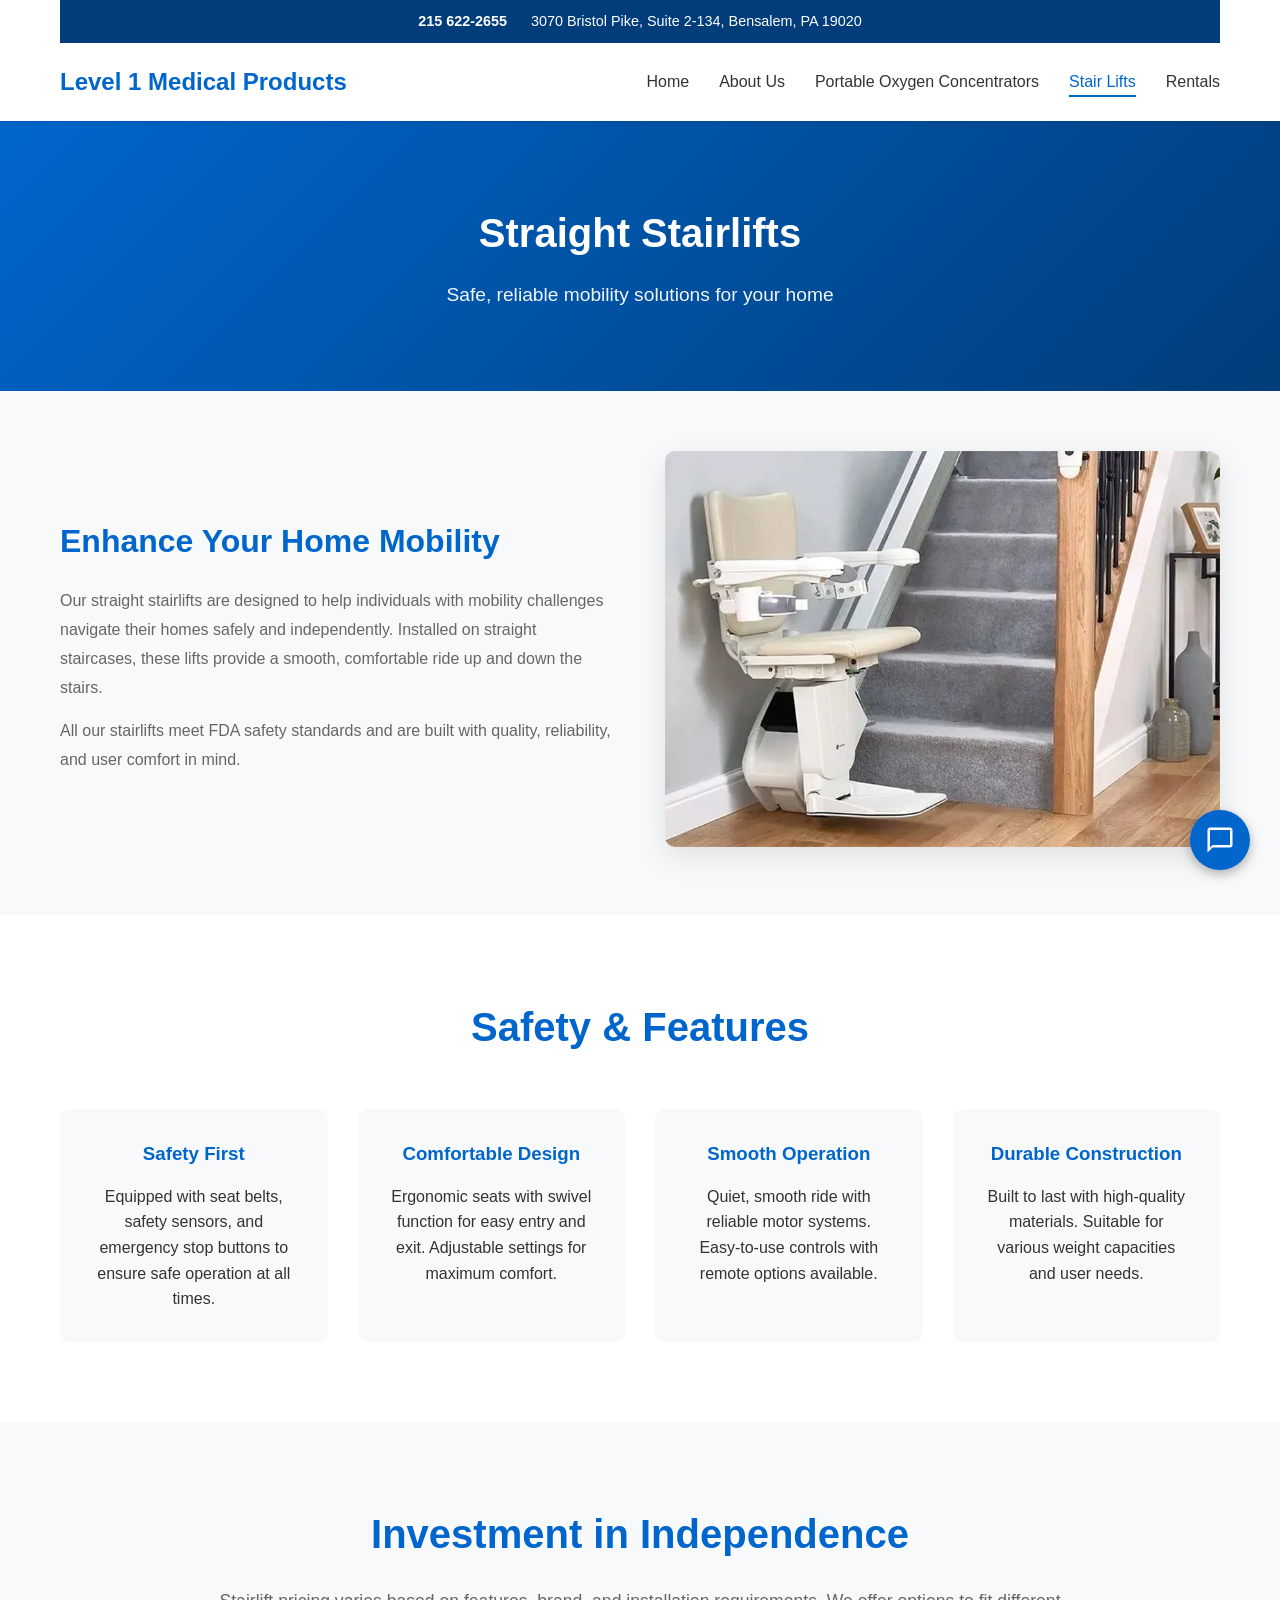
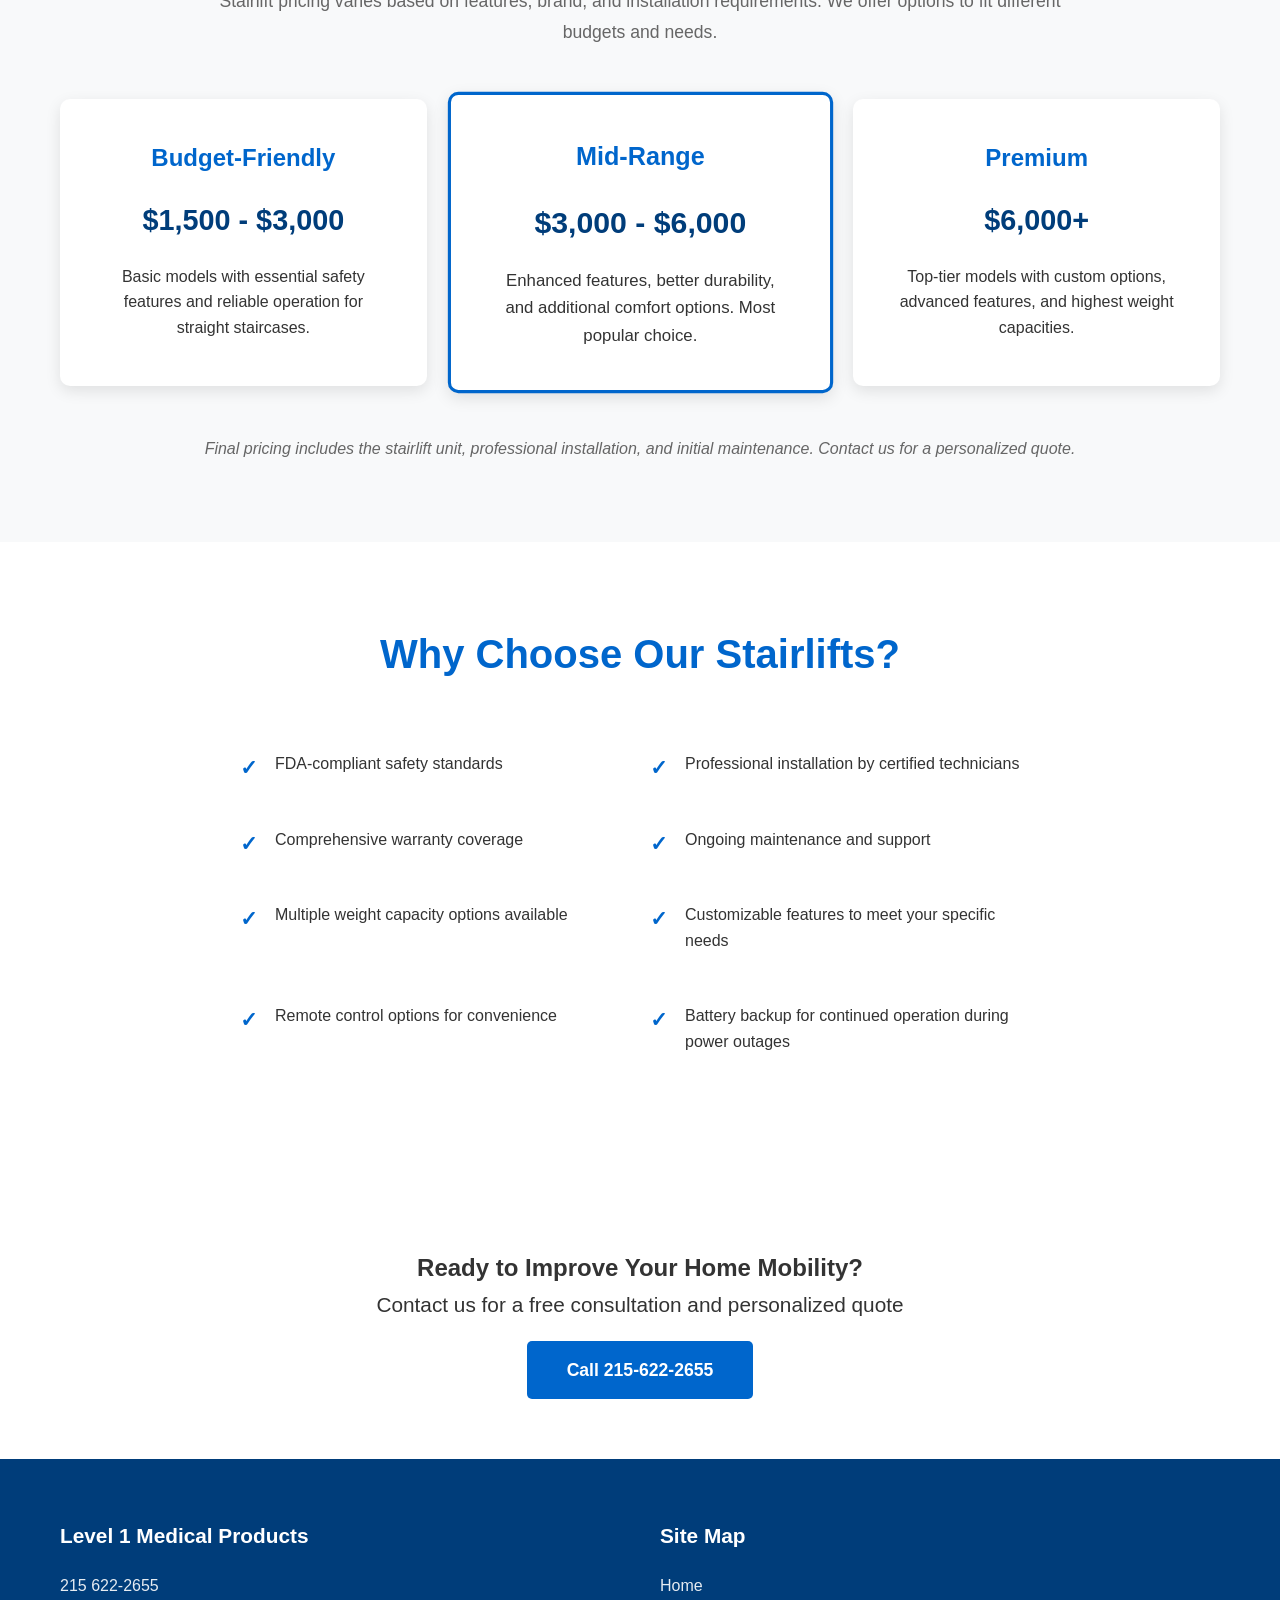
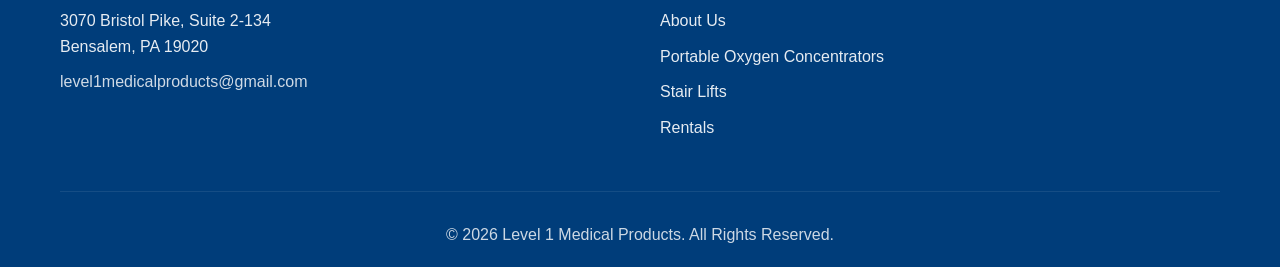
<file: stairlifts.html>
<!DOCTYPE html>
<html lang="en">
<head>
    <meta charset="UTF-8">
    <meta name="viewport" content="width=device-width, initial-scale=1.0">
    <title>Straight Stairlifts - Level 1 Medical Products</title>
    <meta name="description" content="Quality straight stairlifts for improved home mobility and independence">
    <link rel="stylesheet" href="css/style.css">
</head>
<body>
    <header>
        <div class="container">
            <div class="header-top">
                <a href="tel:2156222655" class="phone">215 622-2655</a>
                <p class="address">3070 Bristol Pike, Suite 2-134, Bensalem, PA 19020</p>
            </div>
            <nav class="navbar">
                <div class="logo">
                    <a href="index.html">Level 1 Medical Products</a>
                </div>
                <ul class="nav-menu">
                    <li><a href="index.html">Home</a></li>
                    <li><a href="about.html">About Us</a></li>
                    <li><a href="portable-oxygen.html">Portable Oxygen Concentrators</a></li>
                    <li><a href="stairlifts.html" class="active">Stair Lifts</a></li>
                    <li><a href="rentals.html">Rentals</a></li>
                </ul>
                <button class="mobile-menu-toggle" aria-label="Toggle menu">
                    <span></span>
                    <span></span>
                    <span></span>
                </button>
            </nav>
        </div>
    </header>

    <section class="page-header">
        <div class="container">
            <h1>Straight Stairlifts</h1>
            <p>Safe, reliable mobility solutions for your home</p>
        </div>
    </section>

    <section class="stairlift-intro">
        <div class="container">
            <div class="intro-grid">
                <div class="intro-content">
                    <h2>Enhance Your Home Mobility</h2>
                    <p>Our straight stairlifts are designed to help individuals with mobility challenges navigate their homes safely and independently. Installed on straight staircases, these lifts provide a smooth, comfortable ride up and down the stairs.</p>
                    <p>All our stairlifts meet FDA safety standards and are built with quality, reliability, and user comfort in mind.</p>
                </div>
                <div class="intro-image">
                    <img src="images/stair-lift-home.webp" alt="Stairlift in home setting">
                </div>
            </div>
        </div>
    </section>

    <section class="stairlift-features">
        <div class="container">
            <h2>Safety & Features</h2>
            <div class="features-grid">
                <div class="feature-box">
                    <h3>Safety First</h3>
                    <p>Equipped with seat belts, safety sensors, and emergency stop buttons to ensure safe operation at all times.</p>
                </div>
                <div class="feature-box">
                    <h3>Comfortable Design</h3>
                    <p>Ergonomic seats with swivel function for easy entry and exit. Adjustable settings for maximum comfort.</p>
                </div>
                <div class="feature-box">
                    <h3>Smooth Operation</h3>
                    <p>Quiet, smooth ride with reliable motor systems. Easy-to-use controls with remote options available.</p>
                </div>
                <div class="feature-box">
                    <h3>Durable Construction</h3>
                    <p>Built to last with high-quality materials. Suitable for various weight capacities and user needs.</p>
                </div>
            </div>
        </div>
    </section>

    <section class="pricing-info">
        <div class="container">
            <h2>Investment in Independence</h2>
            <p class="section-intro">Stairlift pricing varies based on features, brand, and installation requirements. We offer options to fit different budgets and needs.</p>
            
            <div class="pricing-tiers">
                <div class="tier-card">
                    <h3>Budget-Friendly</h3>
                    <p class="price-range">$1,500 - $3,000</p>
                    <p>Basic models with essential safety features and reliable operation for straight staircases.</p>
                </div>
                <div class="tier-card featured">
                    <h3>Mid-Range</h3>
                    <p class="price-range">$3,000 - $6,000</p>
                    <p>Enhanced features, better durability, and additional comfort options. Most popular choice.</p>
                </div>
                <div class="tier-card">
                    <h3>Premium</h3>
                    <p class="price-range">$6,000+</p>
                    <p>Top-tier models with custom options, advanced features, and highest weight capacities.</p>
                </div>
            </div>
            
            <p class="pricing-note">Final pricing includes the stairlift unit, professional installation, and initial maintenance. Contact us for a personalized quote.</p>
        </div>
    </section>

    <section class="stairlift-benefits">
        <div class="container">
            <h2>Why Choose Our Stairlifts?</h2>
            <ul class="benefits-list">
                <li>FDA-compliant safety standards</li>
                <li>Professional installation by certified technicians</li>
                <li>Comprehensive warranty coverage</li>
                <li>Ongoing maintenance and support</li>
                <li>Multiple weight capacity options available</li>
                <li>Customizable features to meet your specific needs</li>
                <li>Remote control options for convenience</li>
                <li>Battery backup for continued operation during power outages</li>
            </ul>
        </div>
    </section>

    <section class="cta-section">
        <div class="container">
            <h2>Ready to Improve Your Home Mobility?</h2>
            <p>Contact us for a free consultation and personalized quote</p>
            <a href="tel:2156222655" class="btn btn-large">Call 215-622-2655</a>
        </div>
    </section>

    <footer>
        <div class="container">
            <div class="footer-grid">
                <div class="footer-col">
                    <h3>Level 1 Medical Products</h3>
                    <p>215 622-2655</p>
                    <p>3070 Bristol Pike, Suite 2-134<br>Bensalem, PA 19020</p>
                    <p><a href="mailto:level1medicalproducts@gmail.com">level1medicalproducts@gmail.com</a></p>
                </div>
                
                <div class="footer-col">
                    <h3>Site Map</h3>
                    <ul>
                        <li><a href="index.html">Home</a></li>
                        <li><a href="about.html">About Us</a></li>
                        <li><a href="portable-oxygen.html">Portable Oxygen Concentrators</a></li>
                        <li><a href="stairlifts.html">Stair Lifts</a></li>
                        <li><a href="rentals.html">Rentals</a></li>
                    </ul>
                </div>
            </div>
            
            <div class="footer-bottom">
                <p>&copy; 2026 Level 1 Medical Products. All Rights Reserved.</p>
            </div>
        </div>
    </footer>

    <!-- Floating Chat Bubble -->
    <div class="chat-bubble" id="chatBubble">
        <svg xmlns="http://www.w3.org/2000/svg" viewBox="0 0 24 24">
            <path d="M20 2H4c-1.1 0-2 .9-2 2v18l4-4h14c1.1 0 2-.9 2-2V4c0-1.1-.9-2-2-2zm0 14H6l-2 2V4h16v12z"/>
        </svg>
    </div>

    <!-- Chat Window -->
    <div class="chat-window" id="chatWindow">
        <div class="chat-header">
            <h3>Chat with us!</h3>
            <button class="chat-close" id="chatClose">&times;</button>
        </div>
        <div class="chat-body">
            <form class="chat-form" id="chatForm">
                <input type="text" id="chatName" placeholder="Name" required>
                <input type="email" id="chatEmail" placeholder="Email" required>
                <input type="tel" id="chatPhone" placeholder="Phone Number" required>
                <textarea id="chatMessage" placeholder="Your message" required></textarea>
                <button type="submit" class="btn">START CHAT</button>
            </form>
            <div class="chat-thank-you" id="thankYouMessage">
                <h3>Thank You!</h3>
                <p>We've received your message and will get back to you as soon as possible.</p>
            </div>
        </div>
    </div>

    <script src="js/script.js"></script>
</body>
</html>
</file>
<file: css/style.css>
:root {
    --primary-color: #0066cc;
    --secondary-color: #003d7a;
    --accent-color: #00a8e8;
    --text-dark: #333;
    --text-light: #666;
    --bg-light: #f8f9fa;
    --white: #ffffff;
    --transition: all 0.3s ease;
}

* {
    margin: 0;
    padding: 0;
    box-sizing: border-box;
}

body {
    font-family: -apple-system, BlinkMacSystemFont, 'Segoe UI', Roboto, Oxygen, Ubuntu, Cantarell, sans-serif;
    line-height: 1.6;
    color: var(--text-dark);
}

.container {
    max-width: 1200px;
    margin: 0 auto;
    padding: 0 20px;
}

/* Header Styles */
header {
    background: var(--white);
    box-shadow: 0 2px 5px rgba(0,0,0,0.1);
    position: sticky;
    top: 0;
    z-index: 1000;
}

.header-top {
    background: var(--secondary-color);
    color: var(--white);
    padding: 10px 0;
    text-align: center;
    font-size: 0.9rem;
}

.header-top .phone {
    color: var(--white);
    text-decoration: none;
    font-weight: 600;
    margin-right: 20px;
}

.header-top .address {
    display: inline-block;
    margin: 0;
}

.navbar {
    display: flex;
    justify-content: space-between;
    align-items: center;
    padding: 20px 0;
}

.logo a {
    font-size: 1.5rem;
    font-weight: bold;
    color: var(--primary-color);
    text-decoration: none;
}

.nav-menu {
    display: flex;
    list-style: none;
    gap: 30px;
}

.nav-menu a {
    color: var(--text-dark);
    text-decoration: none;
    font-weight: 500;
    transition: var(--transition);
    padding: 5px 0;
    border-bottom: 2px solid transparent;
}

.nav-menu a:hover,
.nav-menu a.active {
    color: var(--primary-color);
    border-bottom-color: var(--primary-color);
}

.mobile-menu-toggle {
    display: none;
    flex-direction: column;
    gap: 5px;
    background: none;
    border: none;
    cursor: pointer;
}

.mobile-menu-toggle span {
    width: 25px;
    height: 3px;
    background: var(--primary-color);
    transition: var(--transition);
}

/* Hero Section */
.hero {
    position: relative;
    color: var(--white);
    overflow: hidden;
}

.hero-slider {
    position: relative;
    width: 100%;
    height: 600px;
}

.hero-slide {
    position: absolute;
    top: 0;
    left: 0;
    width: 100%;
    height: 100%;
    opacity: 0;
    transition: opacity 0.8s ease-in-out;
    display: flex;
    align-items: center;
    justify-content: center;
}

.hero-slide.active {
    opacity: 1;
}

.hero-slide img {
    position: absolute;
    top: 0;
    left: 0;
    width: 100%;
    height: 100%;
    object-fit: cover;
    filter: brightness(0.7);
}

.hero-content {
    position: relative;
    z-index: 2;
    text-align: center;
    padding: 20px;
}

.hero h1 {
    font-size: 3rem;
    margin-bottom: 20px;
    font-weight: 700;
    text-shadow: 2px 2px 4px rgba(0,0,0,0.5);
}

.hero p {
    font-size: 1.3rem;
    opacity: 0.95;
    text-shadow: 1px 1px 2px rgba(0,0,0,0.5);
}

.slider-btn {
    position: absolute;
    top: 50%;
    transform: translateY(-50%);
    background: rgba(255,255,255,0.3);
    color: var(--white);
    border: none;
    width: 50px;
    height: 50px;
    font-size: 2rem;
    cursor: pointer;
    z-index: 3;
    transition: var(--transition);
    backdrop-filter: blur(5px);
}

.slider-btn:hover {
    background: rgba(255,255,255,0.5);
}

.slider-btn.prev {
    left: 20px;
}

.slider-btn.next {
    right: 20px;
}

.slider-dots {
    position: absolute;
    bottom: 30px;
    left: 50%;
    transform: translateX(-50%);
    display: flex;
    gap: 10px;
    z-index: 3;
}

.slider-dot {
    width: 12px;
    height: 12px;
    border-radius: 50%;
    background: rgba(255,255,255,0.5);
    cursor: pointer;
    transition: var(--transition);
}

.slider-dot.active {
    background: var(--white);
    transform: scale(1.2);
}

/* Welcome Section */
.welcome {
    padding: 80px 20px;
    background: var(--white);
}

.welcome h2 {
    font-size: 2.5rem;
    color: var(--primary-color);
    margin-bottom: 30px;
    text-align: center;
}

.welcome p {
    font-size: 1.1rem;
    color: var(--text-light);
    margin-bottom: 20px;
    max-width: 900px;
    margin-left: auto;
    margin-right: auto;
    text-align: center;
}

.key-takeaways {
    background: var(--bg-light);
    padding: 40px;
    border-radius: 10px;
    margin-top: 40px;
    max-width: 900px;
    margin-left: auto;
    margin-right: auto;
}

.key-takeaways h3 {
    color: var(--primary-color);
    margin-bottom: 20px;
    font-size: 1.5rem;
}

.key-takeaways ul {
    list-style: none;
}

.key-takeaways li {
    padding: 10px 0 10px 30px;
    position: relative;
    color: var(--text-dark);
}

.key-takeaways li:before {
    content: "✓";
    position: absolute;
    left: 0;
    color: var(--primary-color);
    font-weight: bold;
    font-size: 1.2rem;
}

/* Products Overview */
.products-overview {
    padding: 80px 20px;
    background: var(--bg-light);
}

.products-overview h2 {
    font-size: 2.5rem;
    color: var(--primary-color);
    margin-bottom: 30px;
    text-align: center;
}

.products-overview > .container > p {
    text-align: center;
    font-size: 1.1rem;
    color: var(--text-light);
    margin-bottom: 50px;
    max-width: 800px;
    margin-left: auto;
    margin-right: auto;
}

.product-grid {
    display: grid;
    grid-template-columns: repeat(auto-fit, minmax(300px, 1fr));
    gap: 30px;
    margin-bottom: 60px;
}

.product-card {
    background: var(--white);
    border-radius: 10px;
    overflow: hidden;
    box-shadow: 0 5px 15px rgba(0,0,0,0.1);
    transition: var(--transition);
}

.product-card:hover {
    transform: translateY(-5px);
    box-shadow: 0 10px 25px rgba(0,0,0,0.15);
}

.product-card img {
    width: 100%;
    height: 250px;
    object-fit: cover;
}

.product-card h3 {
    color: var(--primary-color);
    padding: 20px 20px 10px;
    font-size: 1.5rem;
}

.product-card p {
    padding: 0 20px;
    color: var(--text-light);
    margin-bottom: 20px;
}

.product-card .btn {
    margin: 0 20px 20px;
}

/* Buttons */
.btn {
    display: inline-block;
    background: var(--primary-color);
    color: var(--white);
    padding: 12px 30px;
    border-radius: 5px;
    text-decoration: none;
    font-weight: 600;
    transition: var(--transition);
    border: none;
    cursor: pointer;
}

.btn:hover {
    background: var(--secondary-color);
    transform: translateY(-2px);
}

.btn-large {
    padding: 15px 40px;
    font-size: 1.1rem;
}

/* CTA Section */
.cta-section {
    text-align: center;
    padding: 60px 20px;
    background: var(--white);
    border-radius: 10px;
    margin-top: 40px;
}

.cta-section p {
    font-size: 1.3rem;
    color: var(--text-dark);
    margin-bottom: 20px;
}

/* Featured Products */
.featured-products {
    padding: 80px 20px;
}

.featured-product {
    display: grid;
    grid-template-columns: 1fr 1fr;
    gap: 60px;
    align-items: center;
    margin-bottom: 60px;
}

.featured-content h2 {
    font-size: 2.5rem;
    color: var(--primary-color);
    margin-bottom: 20px;
}

.featured-content p {
    font-size: 1.1rem;
    color: var(--text-light);
    margin-bottom: 30px;
    line-height: 1.8;
}

.featured-image img {
    width: 100%;
    border-radius: 10px;
    box-shadow: 0 10px 30px rgba(0,0,0,0.1);
}

/* Footer */
footer {
    background: var(--secondary-color);
    color: var(--white);
    padding: 60px 20px 20px;
}

.footer-grid {
    display: grid;
    grid-template-columns: repeat(auto-fit, minmax(300px, 1fr));
    gap: 40px;
    margin-bottom: 40px;
}

.footer-col h3 {
    margin-bottom: 20px;
    font-size: 1.3rem;
}

.footer-col p {
    margin-bottom: 10px;
    opacity: 0.9;
}

.footer-col a {
    color: var(--white);
    text-decoration: none;
    opacity: 0.9;
    transition: var(--transition);
}

.footer-col a:hover {
    opacity: 1;
    color: var(--accent-color);
}

.footer-col ul {
    list-style: none;
}

.footer-col li {
    margin-bottom: 10px;
}

/* Floating Chat Bubble */
.chat-bubble {
    position: fixed;
    bottom: 30px;
    right: 30px;
    width: 60px;
    height: 60px;
    background: var(--primary-color);
    border-radius: 50%;
    display: flex;
    align-items: center;
    justify-content: center;
    cursor: pointer;
    box-shadow: 0 4px 12px rgba(0,0,0,0.3);
    transition: var(--transition);
    z-index: 1001;
}

.chat-bubble:hover {
    background: var(--secondary-color);
    transform: scale(1.1);
}

.chat-bubble svg {
    width: 30px;
    height: 30px;
    fill: var(--white);
}

/* Chat Window */
.chat-window {
    position: fixed;
    bottom: 110px;
    right: 30px;
    width: 380px;
    max-height: 600px;
    background: var(--white);
    border-radius: 15px;
    box-shadow: 0 5px 30px rgba(0,0,0,0.3);
    display: none;
    flex-direction: column;
    z-index: 1000;
    overflow: hidden;
}

.chat-window.active {
    display: flex;
    animation: slideUp 0.3s ease;
}

@keyframes slideUp {
    from {
        opacity: 0;
        transform: translateY(20px);
    }
    to {
        opacity: 1;
        transform: translateY(0);
    }
}

.chat-header {
    background: linear-gradient(135deg, var(--primary-color), var(--secondary-color));
    color: var(--white);
    padding: 20px;
    display: flex;
    justify-content: space-between;
    align-items: center;
}

.chat-header h3 {
    margin: 0;
    font-size: 1.2rem;
}

.chat-close {
    background: none;
    border: none;
    color: var(--white);
    font-size: 1.5rem;
    cursor: pointer;
    padding: 0;
    width: 30px;
    height: 30px;
    display: flex;
    align-items: center;
    justify-content: center;
    transition: var(--transition);
}

.chat-close:hover {
    transform: rotate(90deg);
}

.chat-body {
    padding: 25px;
    overflow-y: auto;
}

.chat-form input,
.chat-form textarea {
    width: 100%;
    padding: 12px;
    margin-bottom: 15px;
    border: 2px solid #e0e0e0;
    border-radius: 8px;
    font-family: inherit;
    font-size: 0.95rem;
    transition: var(--transition);
}

.chat-form input:focus,
.chat-form textarea:focus {
    outline: none;
    border-color: var(--primary-color);
}

.chat-form textarea {
    min-height: 100px;
    resize: vertical;
}

.chat-form .btn {
    width: 100%;
    padding: 14px;
    margin-bottom: 0;
}

.chat-thank-you {
    display: none;
    text-align: center;
    padding: 30px 20px;
}

.chat-thank-you.active {
    display: block;
}

.chat-thank-you h3 {
    color: var(--primary-color);
    margin-bottom: 15px;
}

.chat-thank-you p {
    color: var(--text-light);
    line-height: 1.6;
}

.footer-bottom {
    text-align: center;
    padding-top: 30px;
    border-top: 1px solid rgba(255,255,255,0.1);
    opacity: 0.8;
}

/* Responsive Design */
@media (max-width: 768px) {
    .mobile-menu-toggle {
        display: flex;
    }
    
    .nav-menu {
        position: absolute;
        top: 100%;
        left: 0;
        right: 0;
        background: var(--white);
        flex-direction: column;
        padding: 20px;
        box-shadow: 0 5px 10px rgba(0,0,0,0.1);
        display: none;
    }
    
    .nav-menu.active {
        display: flex;
    }
    
    .hero-slider {
        height: 400px;
    }
    
    .hero h1 {
        font-size: 2rem;
    }
    
    .hero p {
        font-size: 1.1rem;
    }
    
    .slider-btn {
        width: 40px;
        height: 40px;
        font-size: 1.5rem;
    }
    
    .slider-btn.prev {
        left: 10px;
    }
    
    .slider-btn.next {
        right: 10px;
    }
    
    .featured-product {
        grid-template-columns: 1fr;
    }
    
    .product-grid {
        grid-template-columns: 1fr;
    }
    
    .header-top .address {
        display: block;
        margin-top: 5px;
    }
    
    .chat-window {
        width: calc(100vw - 40px);
        right: 20px;
        bottom: 100px;
        max-height: 500px;
    }
    
    .chat-bubble {
        bottom: 20px;
        right: 20px;
    }
}

/* Page Header */
.page-header {
    background: linear-gradient(135deg, var(--primary-color), var(--secondary-color));
    color: var(--white);
    padding: 80px 20px;
    text-align: center;
}

.page-header h1 {
    font-size: 2.5rem;
    margin-bottom: 15px;
}

.page-header p {
    font-size: 1.2rem;
    opacity: 0.95;
}

/* About Page */
.about-content {
    padding: 80px 20px;
}

.about-intro,
.about-values,
.about-services {
    margin-bottom: 60px;
}

.about-intro h2,
.about-values h2,
.about-services h2 {
    color: var(--primary-color);
    font-size: 2rem;
    margin-bottom: 20px;
}

.about-intro p {
    font-size: 1.1rem;
    color: var(--text-light);
    line-height: 1.8;
    margin-bottom: 15px;
}

.values-grid {
    display: grid;
    grid-template-columns: repeat(auto-fit, minmax(280px, 1fr));
    gap: 30px;
    margin-top: 30px;
}

.value-card {
    background: var(--bg-light);
    padding: 30px;
    border-radius: 10px;
    transition: var(--transition);
}

.value-card:hover {
    transform: translateY(-5px);
    box-shadow: 0 10px 25px rgba(0,0,0,0.1);
}

.value-card h3 {
    color: var(--primary-color);
    margin-bottom: 15px;
}

.services-list {
    list-style: none;
    max-width: 800px;
}

.services-list li {
    padding: 15px 0 15px 35px;
    position: relative;
    font-size: 1.1rem;
    color: var(--text-dark);
    border-bottom: 1px solid var(--bg-light);
}

.services-list li:before {
    content: "→";
    position: absolute;
    left: 0;
    color: var(--primary-color);
    font-weight: bold;
    font-size: 1.3rem;
}

/* Oxygen Page */
.oxygen-intro,
.oxygen-types,
.continuous-flow {
    padding: 60px 20px;
}

.intro-text,
.section-intro {
    font-size: 1.1rem;
    color: var(--text-light);
    text-align: center;
    max-width: 900px;
    margin: 0 auto 50px;
    line-height: 1.8;
}

.product-showcase {
    max-width: 1000px;
    margin: 0 auto;
}

.showcase-item {
    display: grid;
    grid-template-columns: 1fr 1fr;
    gap: 50px;
    align-items: center;
    margin-bottom: 80px;
}

.showcase-item.reverse {
    direction: rtl;
}

.showcase-item.reverse > * {
    direction: ltr;
}

.showcase-image img {
    width: 100%;
    border-radius: 10px;
    box-shadow: 0 10px 30px rgba(0,0,0,0.1);
}

.showcase-content h3 {
    color: var(--primary-color);
    font-size: 1.8rem;
    margin-bottom: 15px;
}

.showcase-content p {
    color: var(--text-light);
    margin-bottom: 20px;
    line-height: 1.8;
}

.feature-list {
    list-style: none;
    margin-bottom: 30px;
}

.feature-list li {
    padding: 10px 0 10px 30px;
    position: relative;
    color: var(--text-dark);
}

.feature-list li:before {
    content: "✓";
    position: absolute;
    left: 0;
    color: var(--primary-color);
    font-weight: bold;
    font-size: 1.2rem;
}

/* Stairlift Page */
.stairlift-intro {
    padding: 60px 20px;
    background: var(--bg-light);
}

.intro-grid {
    display: grid;
    grid-template-columns: 1fr 1fr;
    gap: 50px;
    align-items: center;
}

.intro-content h2 {
    color: var(--primary-color);
    font-size: 2rem;
    margin-bottom: 20px;
}

.intro-content p {
    color: var(--text-light);
    line-height: 1.8;
    margin-bottom: 15px;
}

.intro-image img {
    width: 100%;
    border-radius: 10px;
    box-shadow: 0 10px 30px rgba(0,0,0,0.1);
}

.stairlift-features {
    padding: 80px 20px;
}

.stairlift-features h2 {
    color: var(--primary-color);
    font-size: 2.5rem;
    text-align: center;
    margin-bottom: 50px;
}

.features-grid {
    display: grid;
    grid-template-columns: repeat(auto-fit, minmax(250px, 1fr));
    gap: 30px;
}

.feature-box {
    background: var(--bg-light);
    padding: 30px;
    border-radius: 10px;
    text-align: center;
}

.feature-box h3 {
    color: var(--primary-color);
    margin-bottom: 15px;
}

.pricing-info {
    padding: 80px 20px;
    background: var(--bg-light);
}

.pricing-info h2 {
    color: var(--primary-color);
    font-size: 2.5rem;
    text-align: center;
    margin-bottom: 20px;
}

.pricing-tiers {
    display: grid;
    grid-template-columns: repeat(auto-fit, minmax(280px, 1fr));
    gap: 30px;
    margin: 50px 0;
}

.tier-card {
    background: var(--white);
    padding: 40px;
    border-radius: 10px;
    text-align: center;
    box-shadow: 0 5px 15px rgba(0,0,0,0.1);
    transition: var(--transition);
}

.tier-card.featured {
    border: 3px solid var(--primary-color);
    transform: scale(1.05);
}

.tier-card:hover {
    transform: translateY(-5px) scale(1.02);
    box-shadow: 0 10px 25px rgba(0,0,0,0.15);
}

.tier-card h3 {
    color: var(--primary-color);
    font-size: 1.5rem;
    margin-bottom: 15px;
}

.price-range {
    font-size: 1.8rem;
    color: var(--secondary-color);
    font-weight: bold;
    margin: 20px 0;
}

.pricing-note {
    text-align: center;
    color: var(--text-light);
    font-style: italic;
    margin-top: 30px;
}

.stairlift-benefits {
    padding: 80px 20px;
}

.stairlift-benefits h2 {
    color: var(--primary-color);
    font-size: 2.5rem;
    text-align: center;
    margin-bottom: 50px;
}

.benefits-list {
    list-style: none;
    max-width: 800px;
    margin: 0 auto;
    display: grid;
    grid-template-columns: repeat(auto-fit, minmax(350px, 1fr));
    gap: 20px;
}

.benefits-list li {
    padding: 15px 0 15px 35px;
    position: relative;
    color: var(--text-dark);
}

.benefits-list li:before {
    content: "✓";
    position: absolute;
    left: 0;
    color: var(--primary-color);
    font-weight: bold;
    font-size: 1.3rem;
}

/* Rentals Page */
.rentals-intro {
    padding: 60px 20px;
    background: var(--bg-light);
}

.intro-content-center {
    max-width: 900px;
    margin: 0 auto;
}

.intro-content-center h2 {
    color: var(--primary-color);
    font-size: 2rem;
    text-align: center;
    margin-bottom: 20px;
}

.intro-content-center p {
    color: var(--text-light);
    line-height: 1.8;
    margin-bottom: 15px;
    text-align: center;
}

.rental-products {
    padding: 80px 20px;
}

.rental-products h2 {
    color: var(--primary-color);
    font-size: 2.5rem;
    text-align: center;
    margin-bottom: 50px;
}

.rental-grid {
    display: grid;
    grid-template-columns: repeat(auto-fit, minmax(320px, 1fr));
    gap: 30px;
}

.rental-card {
    background: var(--white);
    border-radius: 10px;
    overflow: hidden;
    box-shadow: 0 5px 15px rgba(0,0,0,0.1);
    transition: var(--transition);
}

.rental-card:hover {
    transform: translateY(-5px);
    box-shadow: 0 10px 25px rgba(0,0,0,0.15);
}

.rental-card img {
    width: 100%;
    height: 200px;
    object-fit: cover;
}

.rental-card h3 {
    color: var(--primary-color);
    padding: 20px 20px 10px;
    font-size: 1.4rem;
}

.rental-card > p {
    padding: 0 20px;
    color: var(--text-light);
    margin-bottom: 15px;
}

.rental-features {
    list-style: none;
    padding: 0 20px;
    margin-bottom: 20px;
}

.rental-features li {
    padding: 8px 0 8px 25px;
    position: relative;
    color: var(--text-dark);
    font-size: 0.95rem;
}

.rental-features li:before {
    content: "•";
    position: absolute;
    left: 0;
    color: var(--primary-color);
    font-weight: bold;
    font-size: 1.5rem;
}

.rental-card .btn {
    margin: 0 20px 20px;
}

.rental-benefits {
    padding: 80px 20px;
    background: var(--bg-light);
}

.rental-benefits h2 {
    color: var(--primary-color);
    font-size: 2.5rem;
    text-align: center;
    margin-bottom: 50px;
}

.benefits-grid {
    display: grid;
    grid-template-columns: repeat(auto-fit, minmax(250px, 1fr));
    gap: 30px;
}

.benefit-card {
    background: var(--white);
    padding: 30px;
    border-radius: 10px;
    text-align: center;
}

.benefit-card h3 {
    color: var(--primary-color);
    margin-bottom: 15px;
}

.rental-process {
    padding: 80px 20px;
}

.rental-process h2 {
    color: var(--primary-color);
    font-size: 2.5rem;
    text-align: center;
    margin-bottom: 50px;
}

.process-steps {
    display: grid;
    grid-template-columns: repeat(auto-fit, minmax(200px, 1fr));
    gap: 30px;
    max-width: 1200px;
    margin: 0 auto;
}

.step {
    text-align: center;
}

.step-number {
    width: 60px;
    height: 60px;
    background: var(--primary-color);
    color: var(--white);
    border-radius: 50%;
    display: flex;
    align-items: center;
    justify-content: center;
    font-size: 1.5rem;
    font-weight: bold;
    margin: 0 auto 20px;
}

.step h3 {
    color: var(--primary-color);
    margin-bottom: 10px;
}

.rental-note {
    padding: 40px 20px;
    background: var(--bg-light);
    text-align: center;
}

.rental-note p {
    max-width: 900px;
    margin: 0 auto;
    color: var(--text-dark);
}

@media (max-width: 768px) {
    .showcase-item,
    .intro-grid {
        grid-template-columns: 1fr;
    }
    
    .showcase-item.reverse {
        direction: ltr;
    }
    
    .pricing-tiers {
        grid-template-columns: 1fr;
    }
    
    .tier-card.featured {
        transform: scale(1);
    }
    
    .benefits-list {
        grid-template-columns: 1fr;
    }
    
    .process-steps {
        grid-template-columns: 1fr;
    }
}

@media (max-width: 480px) {
    .hero-slider {
        height: 300px;
    }
    
    .hero h1 {
        font-size: 1.5rem;
    }
    
    .welcome h2,
    .products-overview h2,
    .featured-content h2 {
        font-size: 1.8rem;
    }
    
    .page-header h1 {
        font-size: 2rem;
    }
}
</file>
